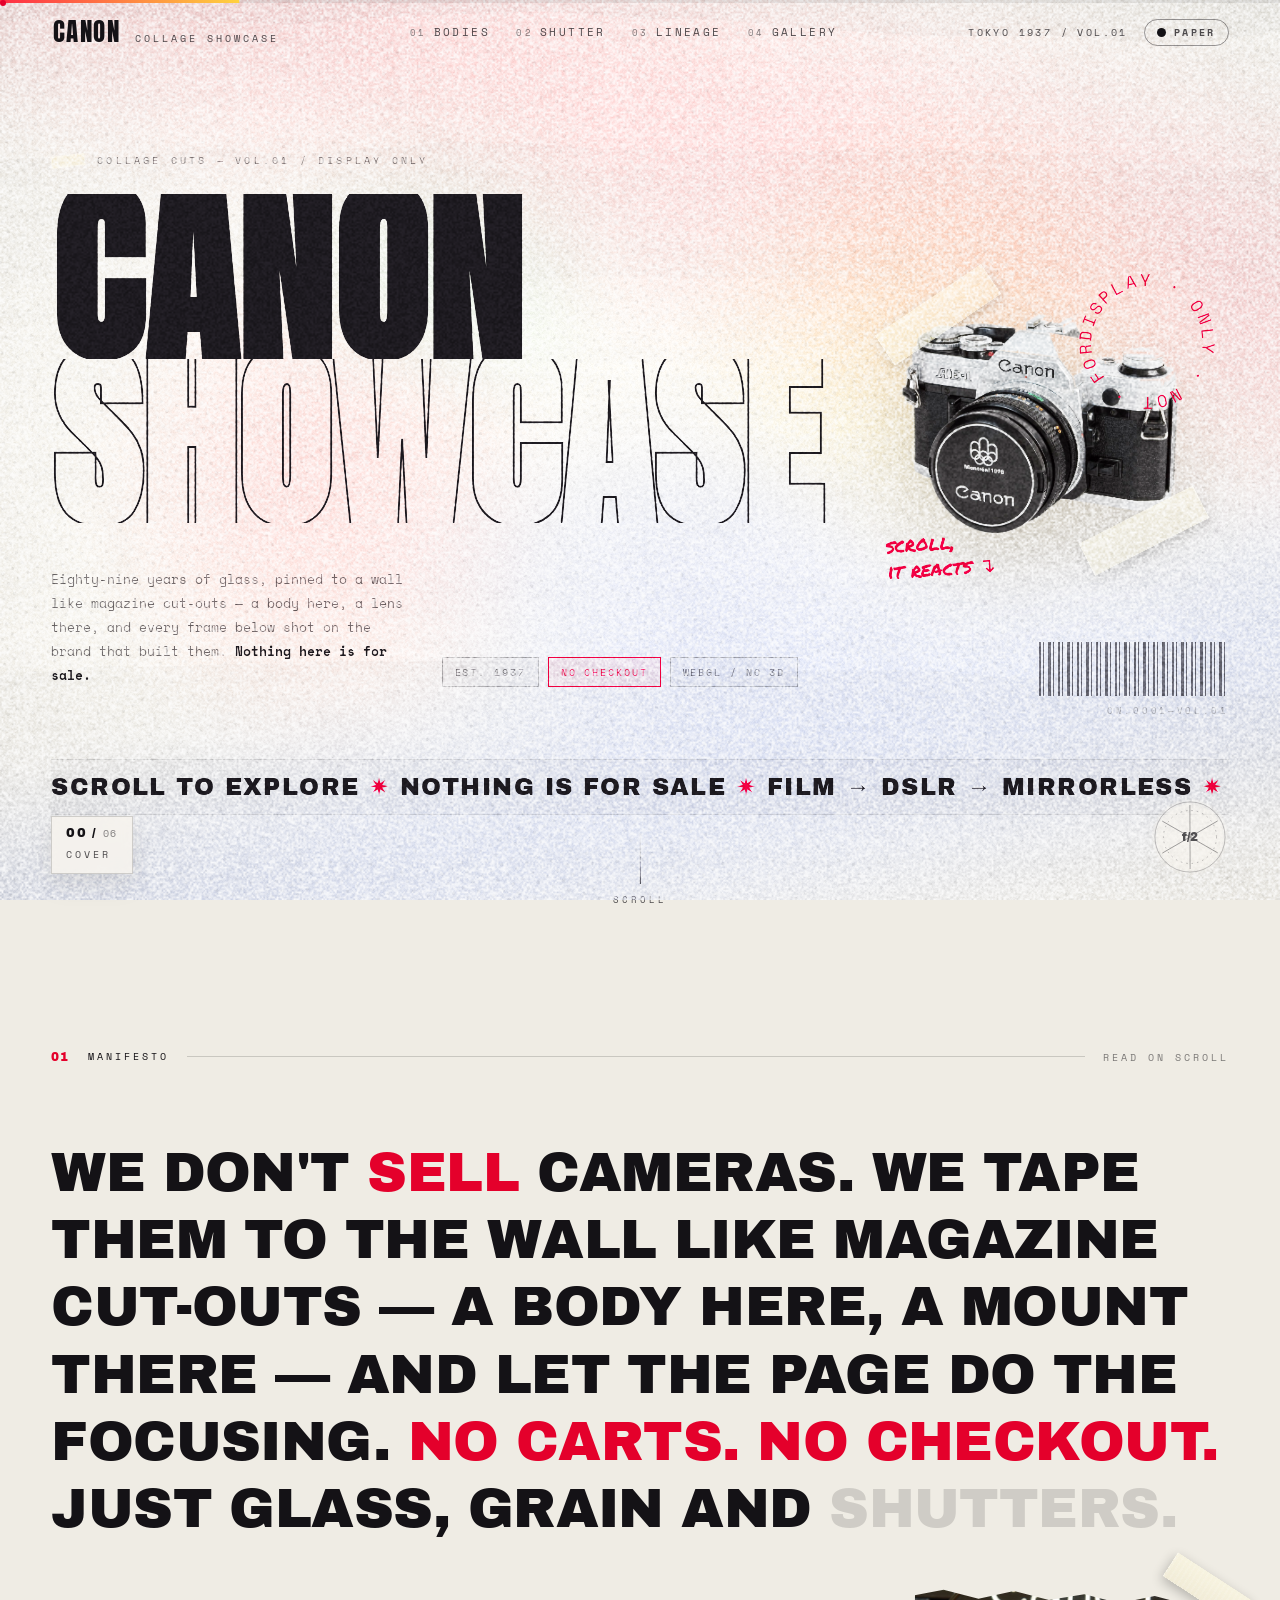
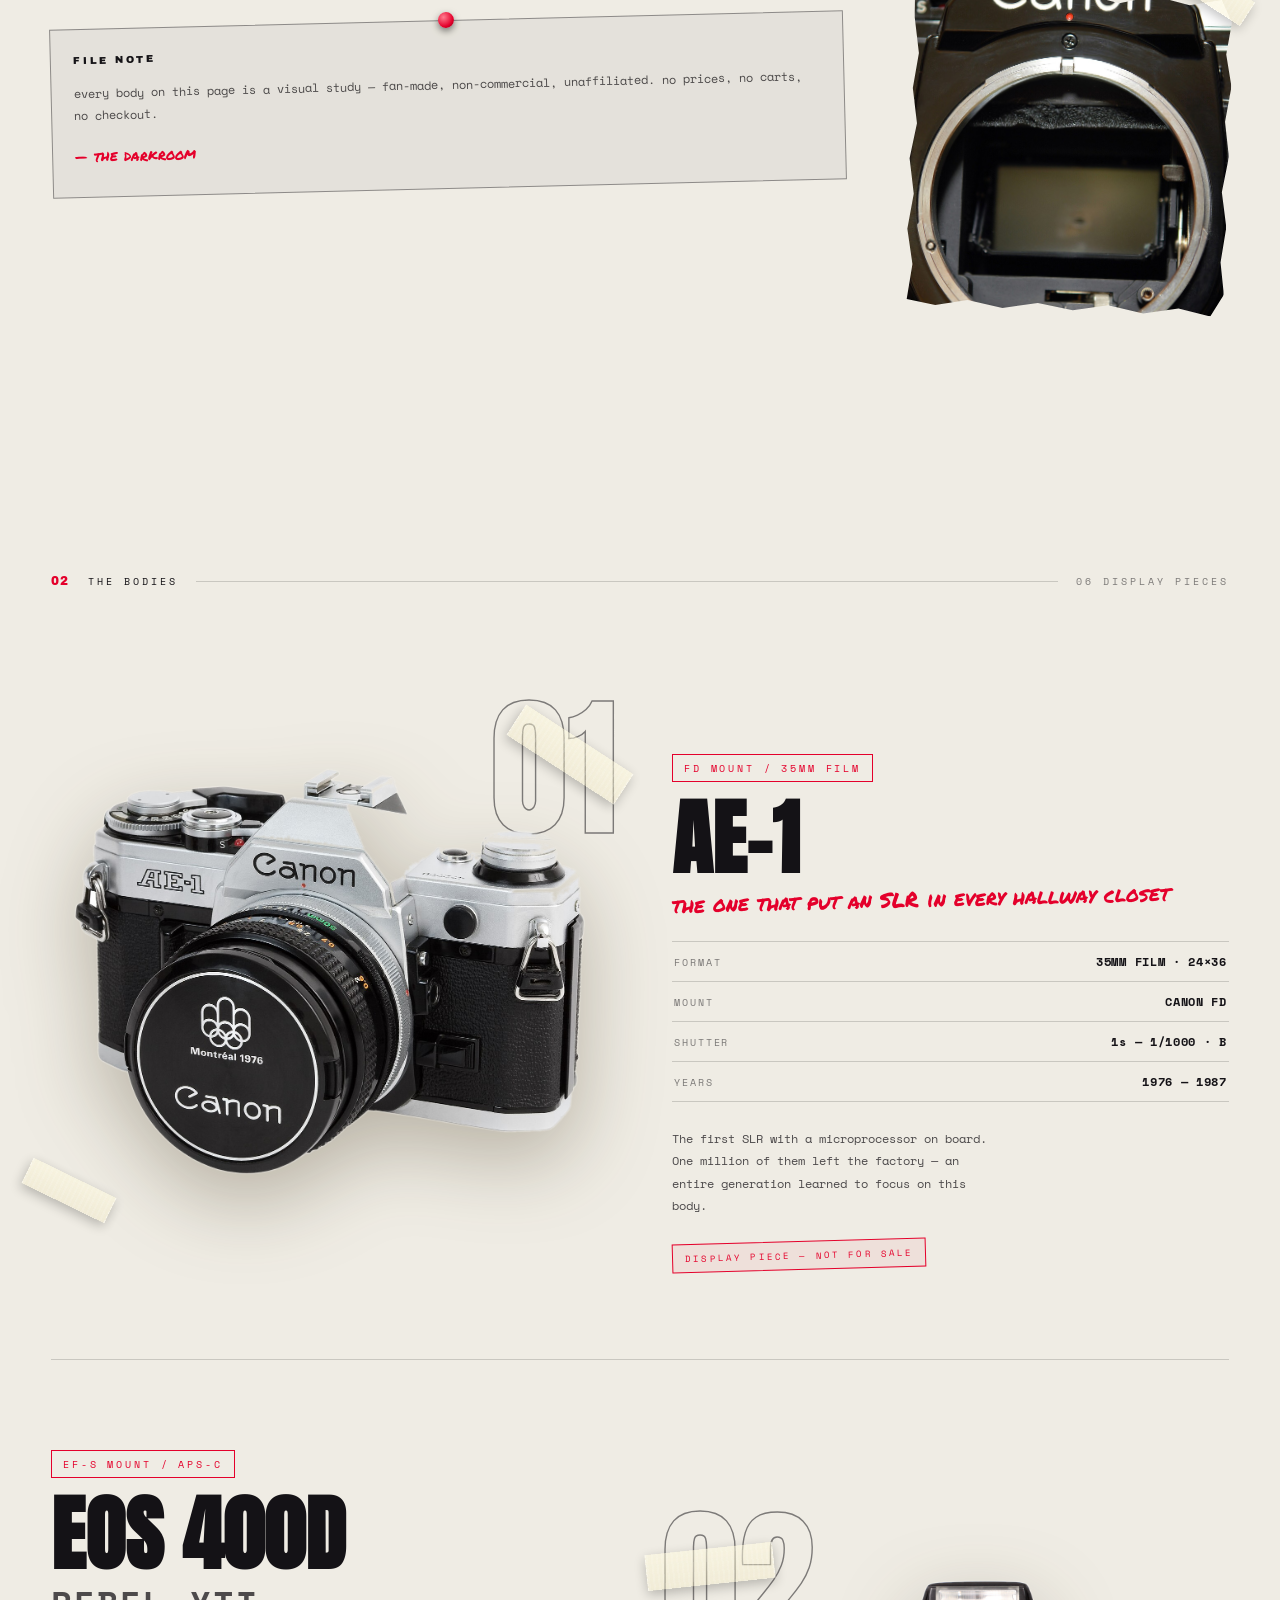
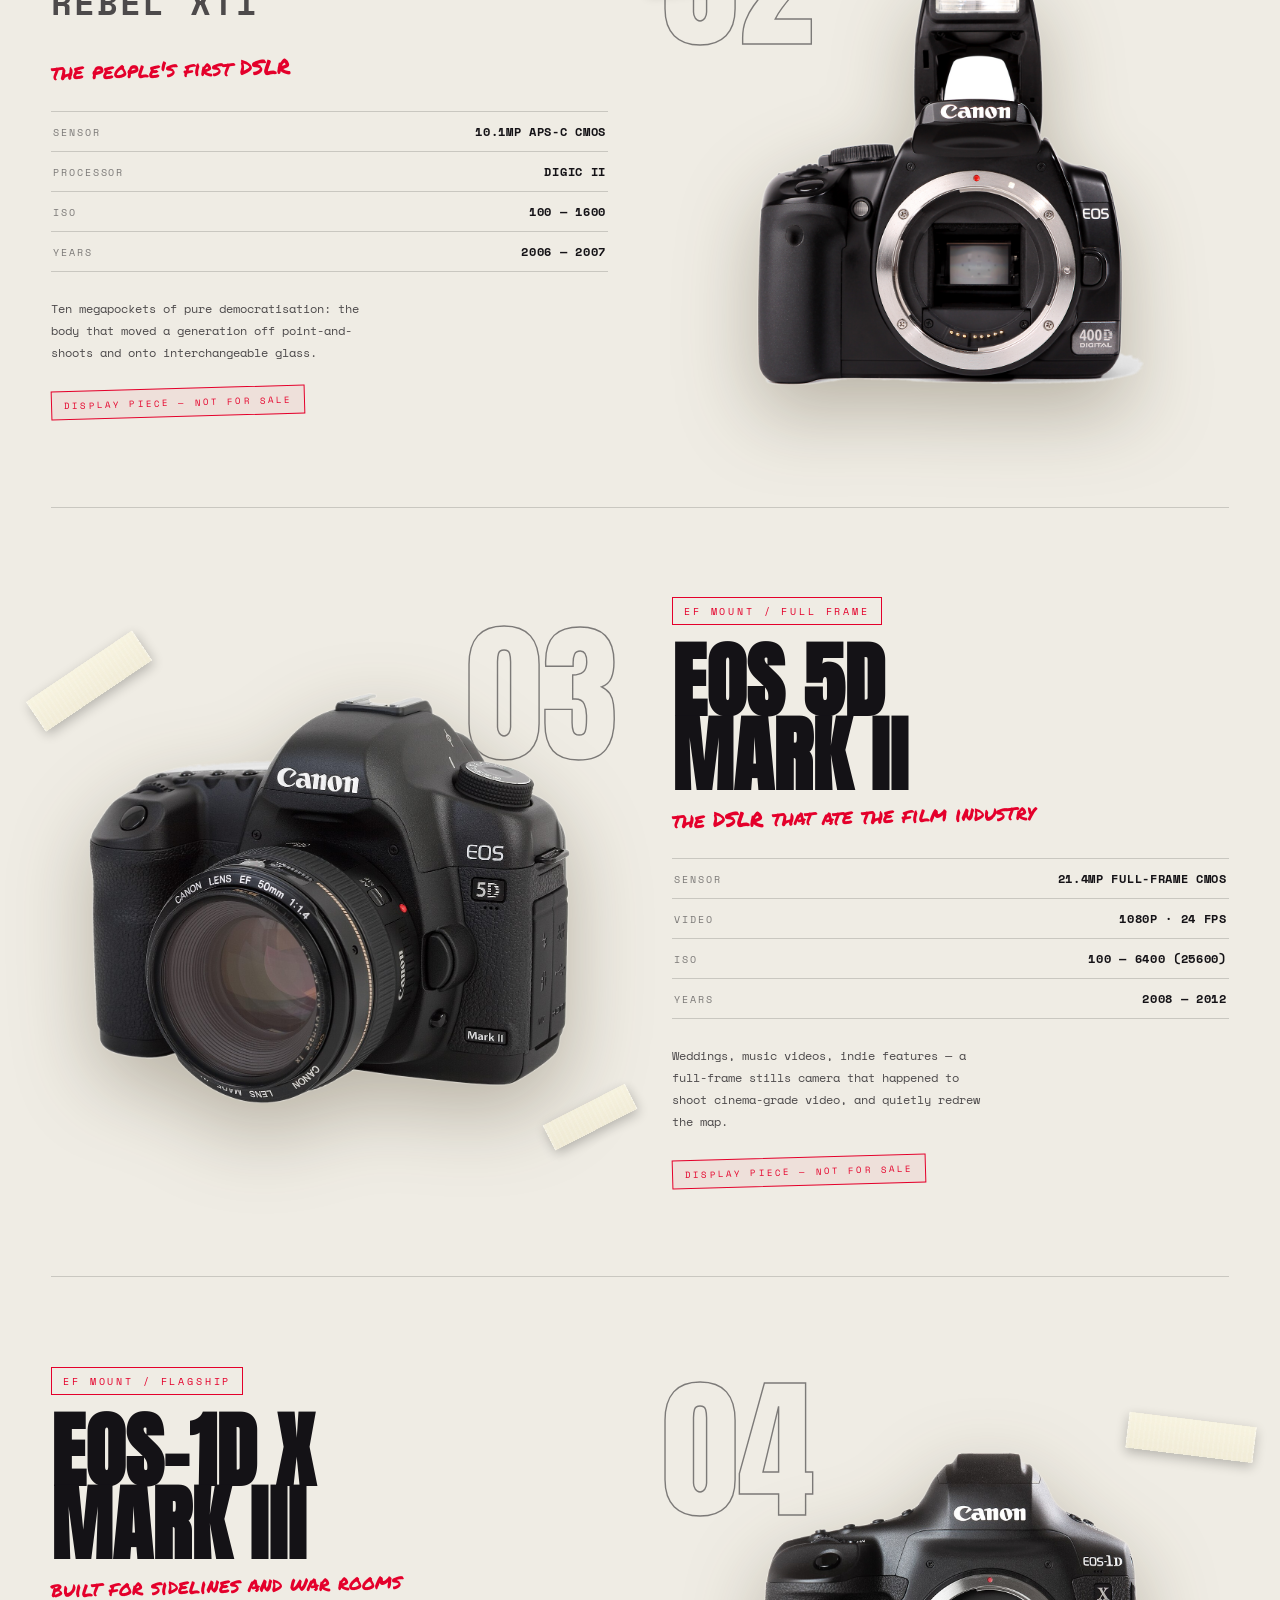
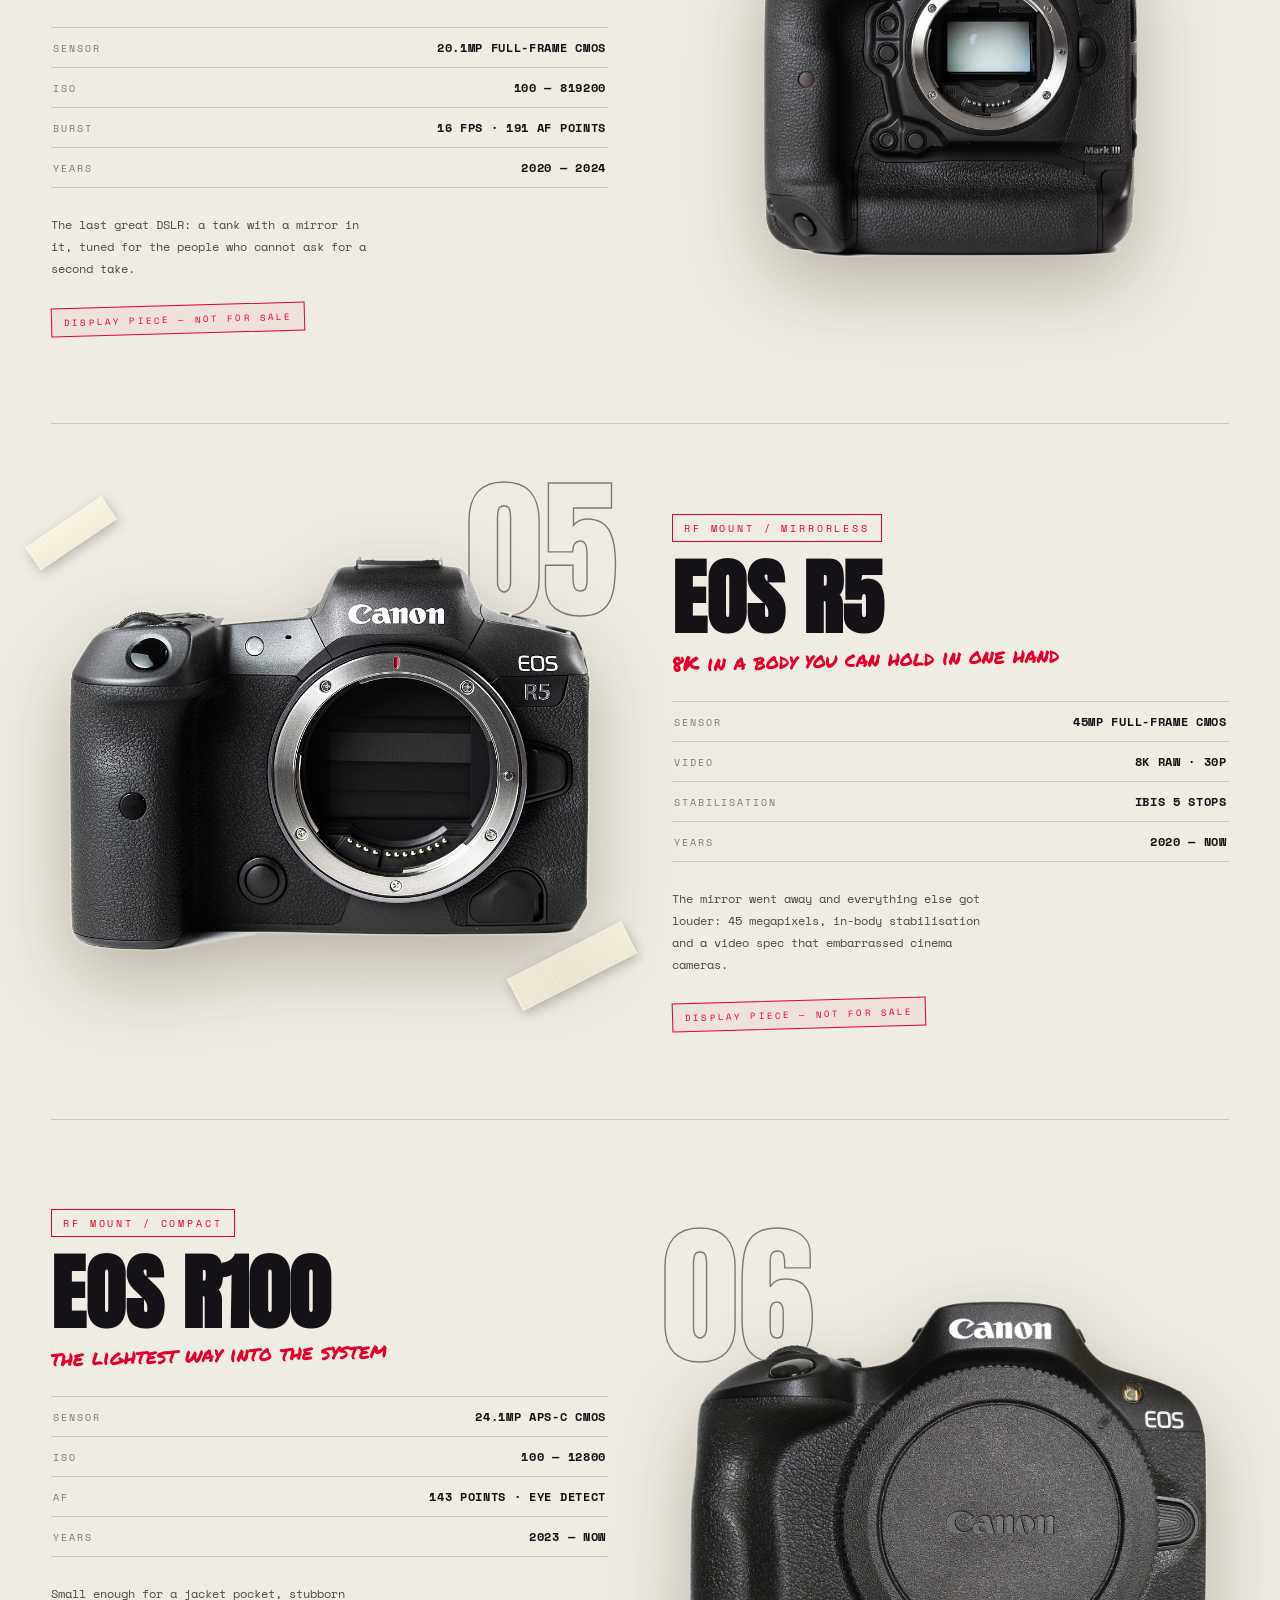
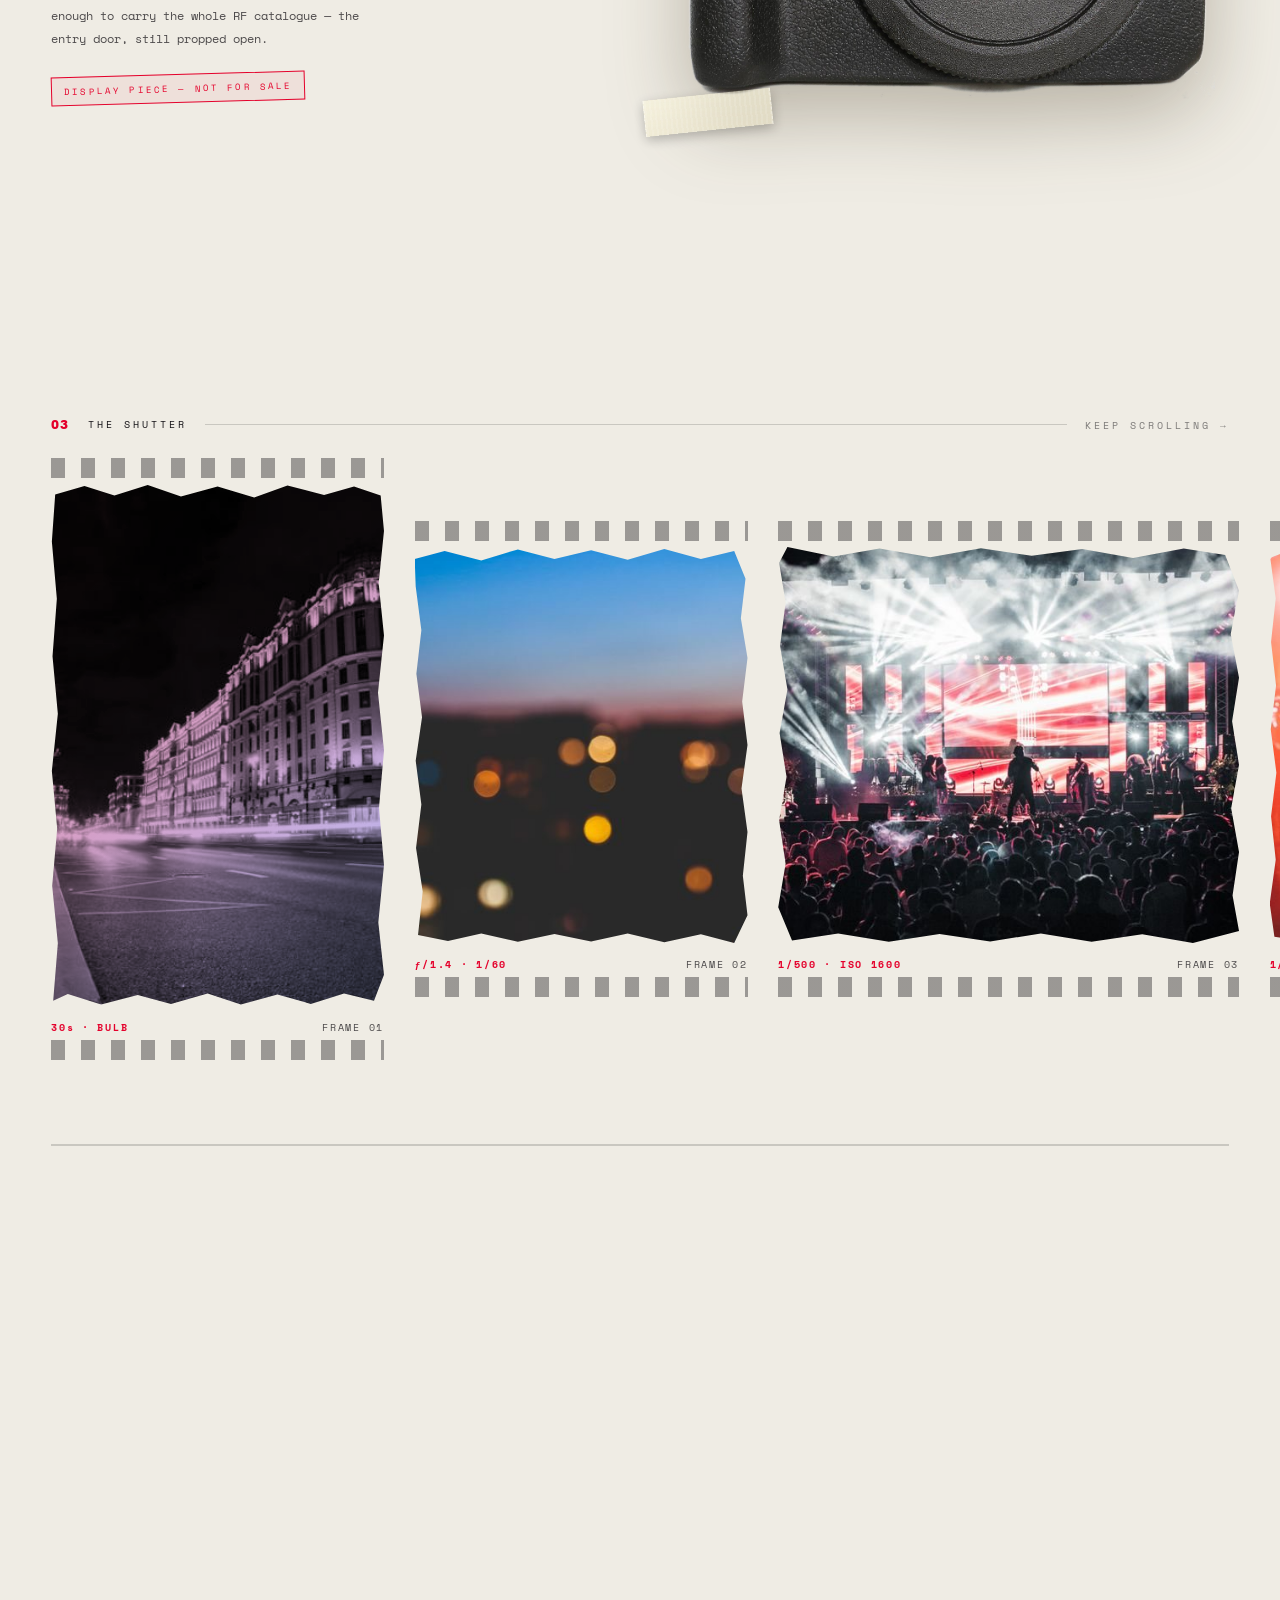
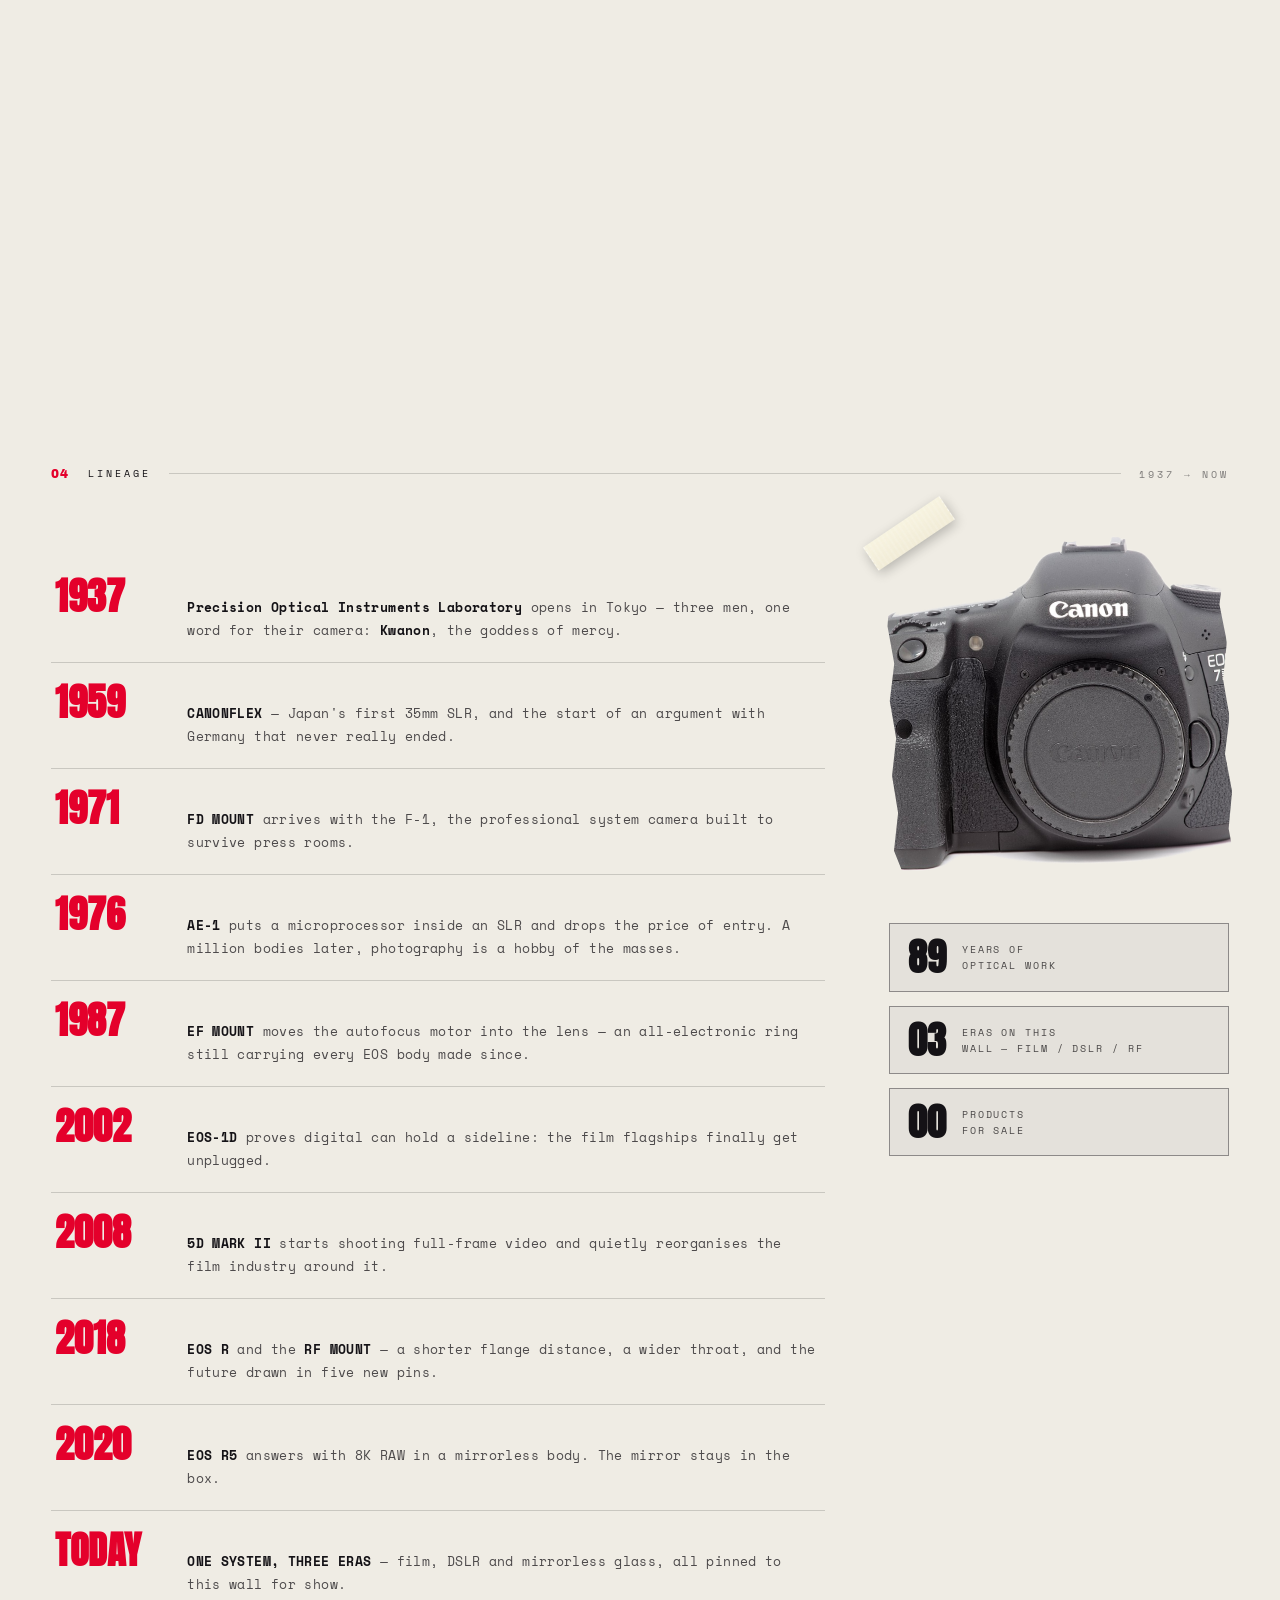
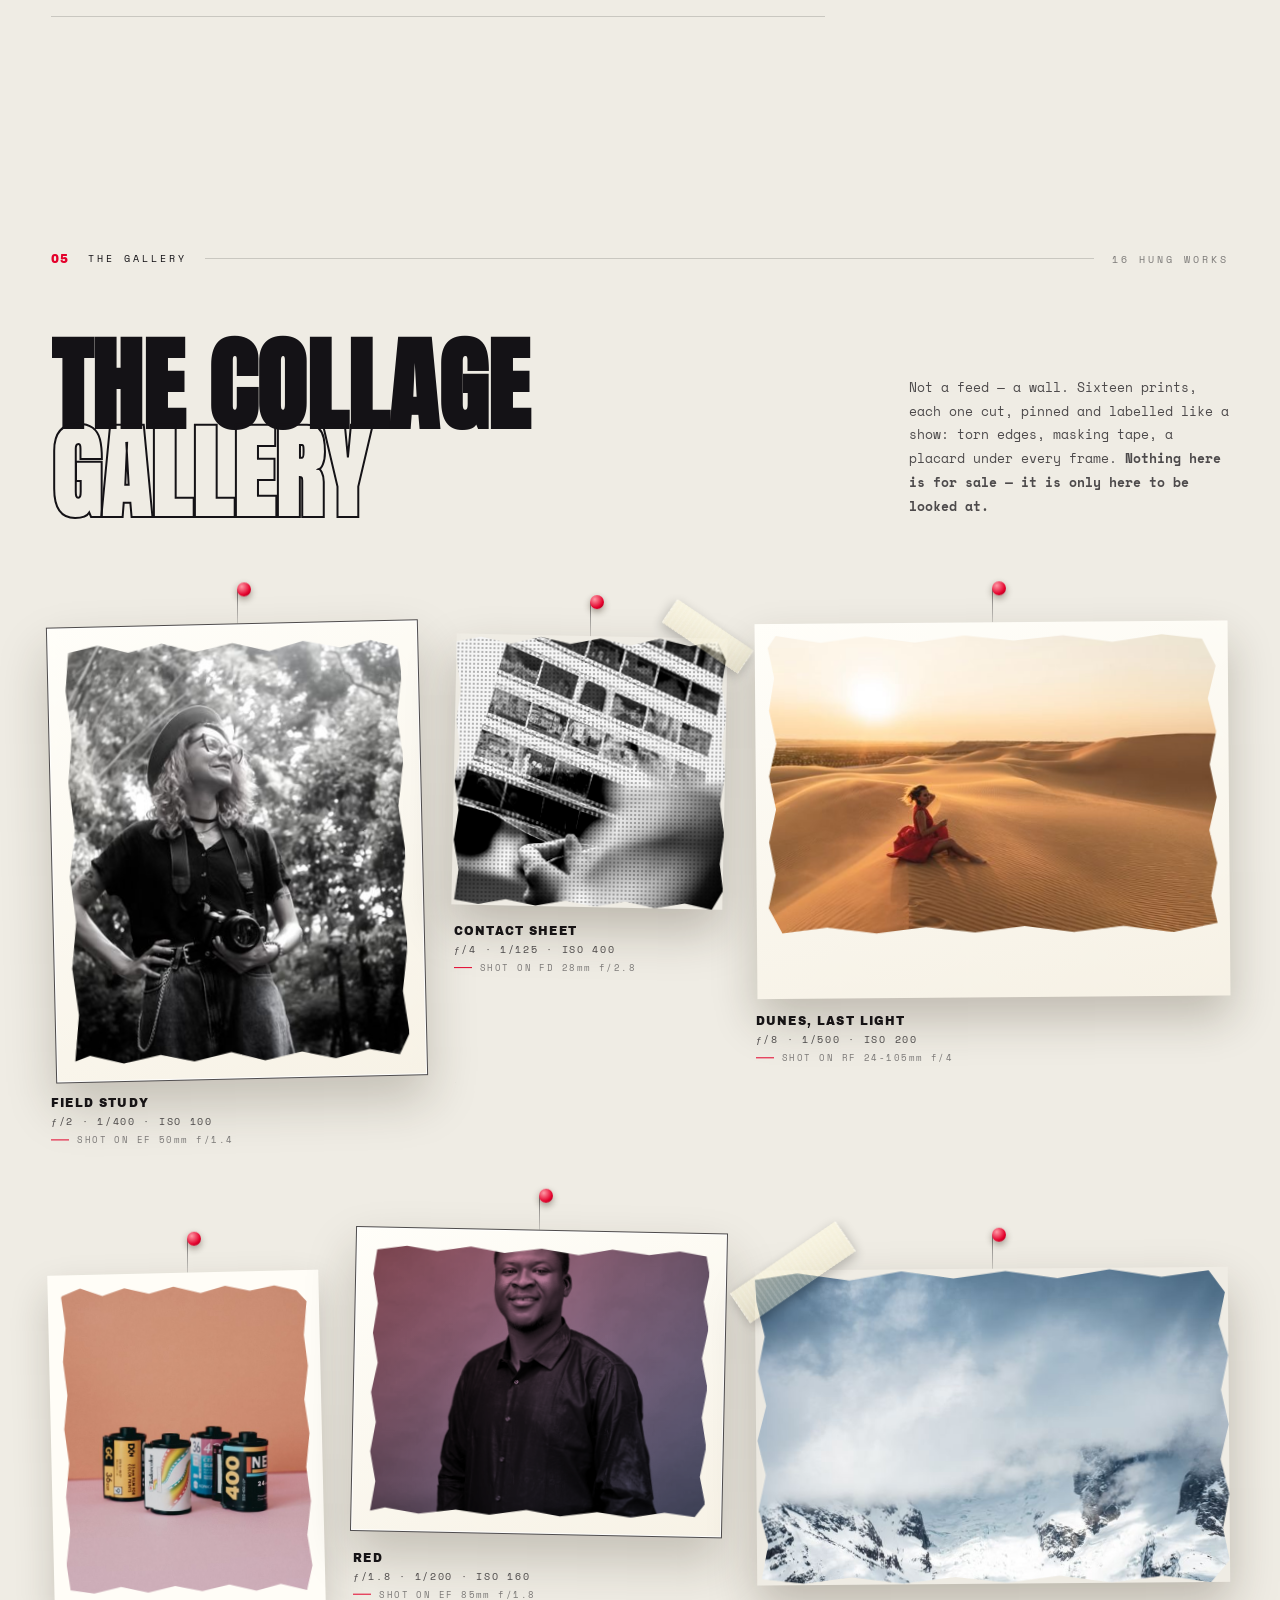
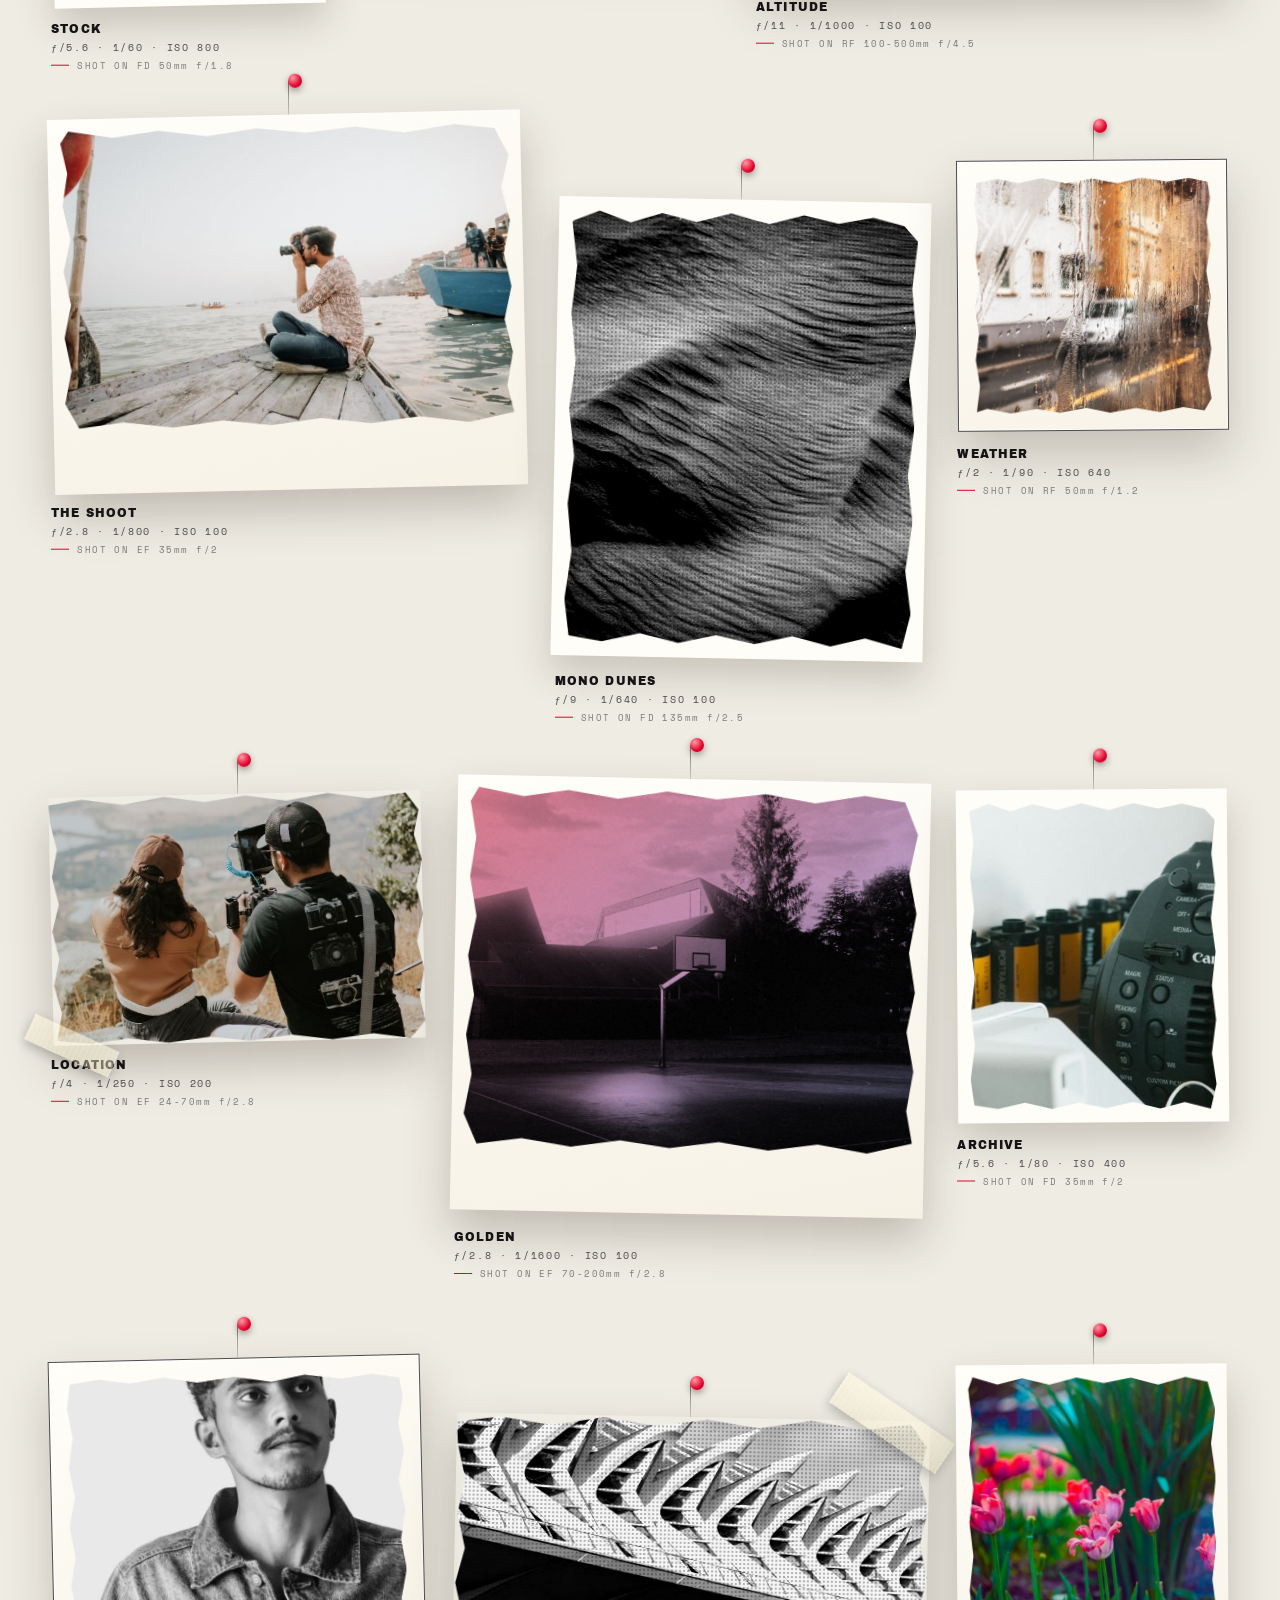
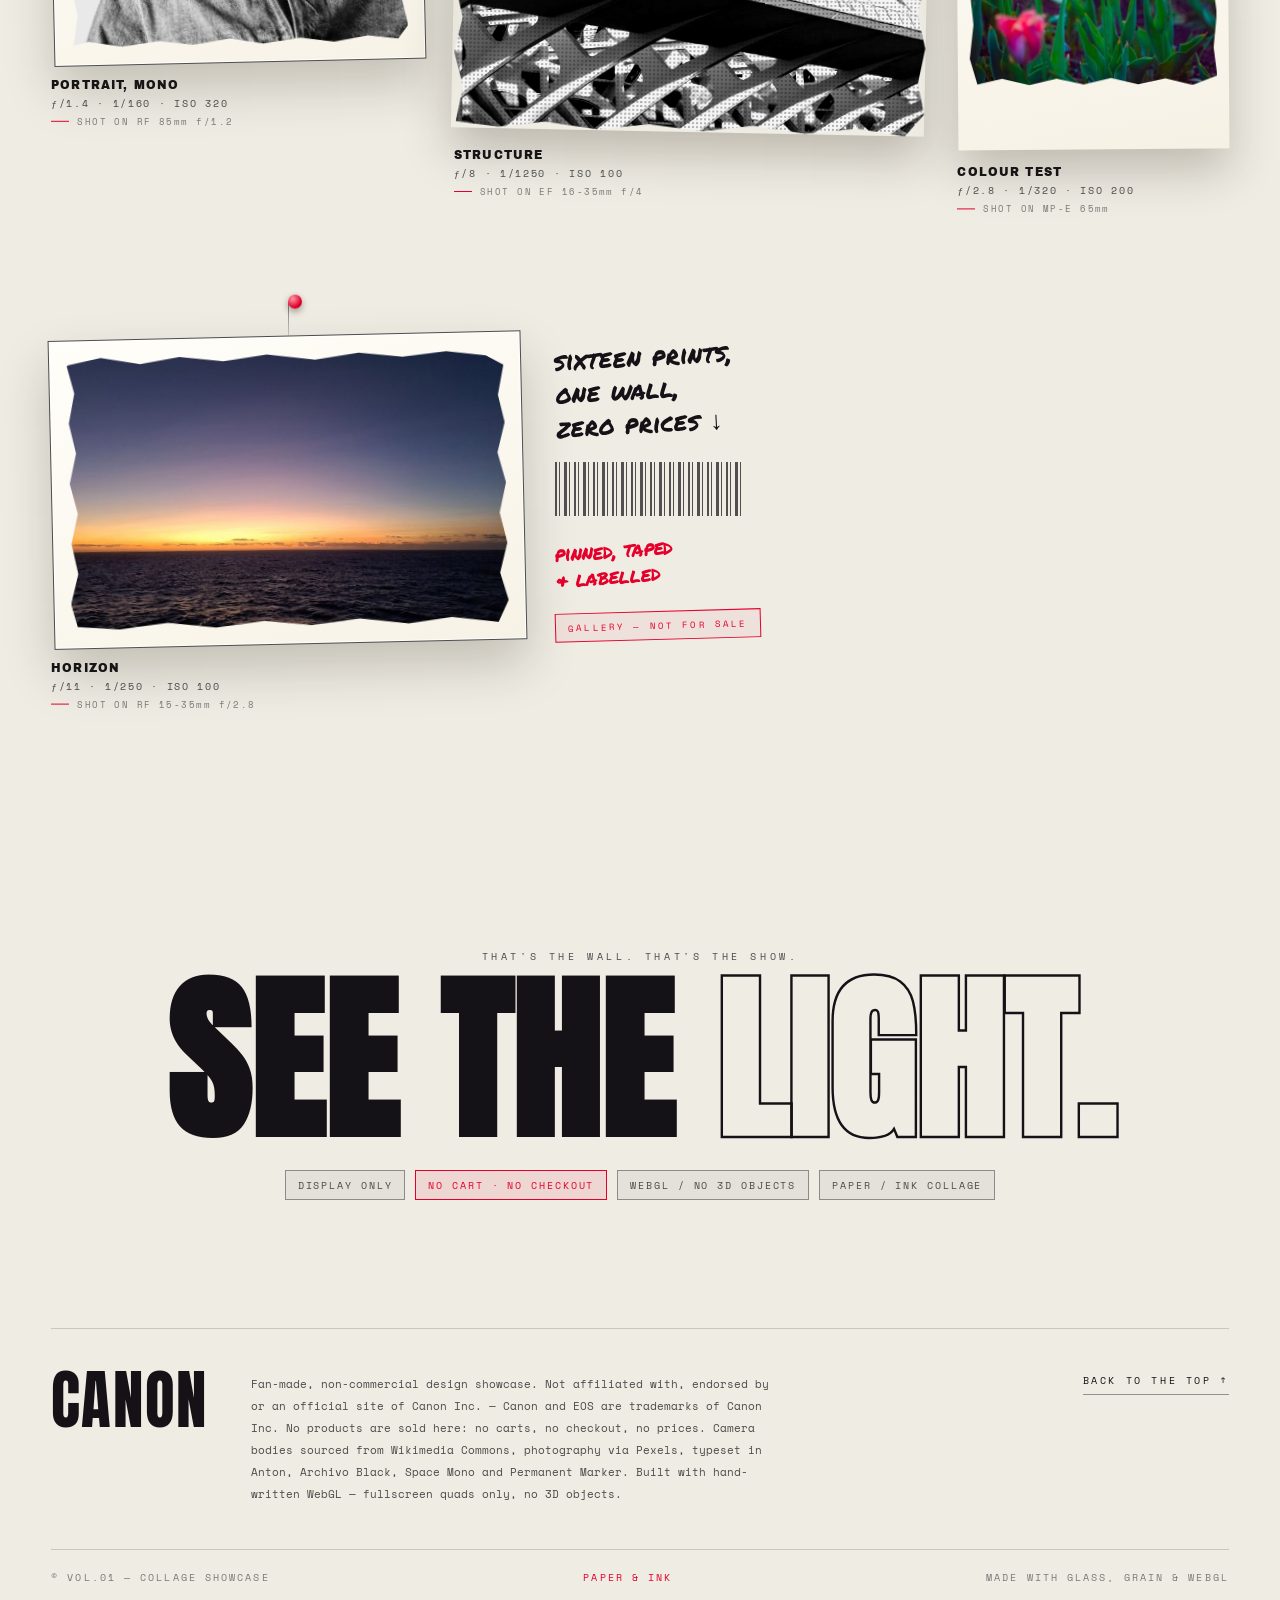
<file: index.html>
<!DOCTYPE html>
<html lang="en">
<head>
<meta charset="UTF-8">
<meta name="viewport" content="width=device-width, initial-scale=1.0">
<title>CANON — COLLAGE SHOWCASE / A Scroll-Driven WebGL Experience</title>
<meta name="description" content="A scroll-driven WebGL collage showcase of Canon cameras and the pictures they make. Display only — nothing here is for sale.">
<link rel="stylesheet" href="css/fonts.css">
<link rel="stylesheet" href="css/style.css">
</head>
<body class="is-loading">

<!-- ===== INTRO LOADER ===== -->
<div id="loader" aria-hidden="true">
  <div class="loader-inner">
    <div class="loader-logo">CANON<em>.</em></div>
    <div class="loader-bar"><i></i></div>
    <div class="loader-meta">
      <span>COLLAGE&nbsp;SHOWCASE — WARMING&nbsp;THE&nbsp;SENSOR</span>
      <span class="loader-pct">00</span>
    </div>
  </div>
</div>

<!-- ===== WEBGL LAYERS ===== -->
<canvas id="gl-bg" aria-hidden="true"></canvas>
<canvas id="gl-fx" aria-hidden="true"></canvas>

<!-- ===== SCROLL PROGRESS ===== -->
<div class="progress" aria-hidden="true"><i id="progress-bar"></i></div>

<!-- ===== NAV ===== -->
<header class="nav">
  <a class="nav-brand" href="#top" data-cursor="hover">
    <span class="nav-word">CANON</span>
    <em>COLLAGE&nbsp;SHOWCASE</em>
  </a>
  <nav class="nav-links" aria-label="Sections">
    <a href="#bodies" data-cursor="hover"><i>01</i>BODIES</a>
    <a href="#shutter" data-cursor="hover"><i>02</i>SHUTTER</a>
    <a href="#lineage" data-cursor="hover"><i>03</i>LINEAGE</a>
    <a href="#board" data-cursor="hover"><i>04</i>GALLERY</a>
  </nav>
  <div class="nav-meta">
    <span class="nav-issue">TOKYO 1937 / VOL.01</span>
    <span class="nav-theme" id="theme-chip"><i></i><b>PAPER</b></span>
  </div>
</header>

<!-- ===== HUD ===== -->
<div class="hud" aria-hidden="true">
  <div class="hud-index"><span id="hud-num">00</span><span class="hud-sep">/</span><span class="hud-total">06</span></div>
  <div class="hud-label" id="hud-label">COVER</div>
</div>

<div class="hud-aperture" aria-hidden="true">
  <svg viewBox="0 0 100 100">
    <circle class="ring" cx="50" cy="50" r="45"/>
    <circle class="ring" cx="50" cy="50" r="34" stroke-dasharray="2 5"/>
    <g class="blades" id="ap-blades">
      <path d="M50 50 L50 9" transform="rotate(0 50 50)"/>
      <path d="M50 50 L50 9" transform="rotate(60 50 50)"/>
      <path d="M50 50 L50 9" transform="rotate(120 50 50)"/>
      <path d="M50 50 L50 9" transform="rotate(180 50 50)"/>
      <path d="M50 50 L50 9" transform="rotate(240 50 50)"/>
      <path d="M50 50 L50 9" transform="rotate(300 50 50)"/>
    </g>
  </svg>
  <div class="hud-fstop" id="fstop">f/1.4</div>
</div>

<main id="top">

  <!-- ===================== COVER ===================== -->
  <section class="sec sec-cover" id="cover" data-hud="00" data-hud-label="COVER">
    <div class="cover-grid">

      <div class="cover-type">
        <div class="eyebrow reveal"><span class="tape-dot"></span>COLLAGE CUTS — VOL.01 / DISPLAY ONLY</div>

        <h1 class="giant" aria-label="Canon Showcase">
          <span class="giant-line reveal"><span class="giant-fill">CANON</span></span>
          <span class="giant-line reveal"><span class="giant-outline">SHOWCASE</span></span>
        </h1>

        <div class="cover-foot reveal">
          <p class="cover-blurb">
            Eighty-nine years of glass, pinned to a wall like magazine cut-outs —
            a body here, a lens there, and every frame below shot on the brand that
            built them. <b>Nothing here is for sale.</b>
          </p>
          <div class="cover-tags">
            <span class="tag">EST. 1937</span>
            <span class="tag tag-hot">NO&nbsp;CHECKOUT</span>
            <span class="tag">WEBGL&nbsp;/&nbsp;NO&nbsp;3D</span>
          </div>
        </div>
      </div>

      <figure class="cover-shot" data-speed="-0.14">
        <img class="cam-img" src="assets/img/cameras/ae1.png" alt="Canon AE-1 film SLR with 50mm lens" loading="eager">
        <span class="tape tape-tl"></span>
        <span class="tape tape-br"></span>
        <div class="stamp-round">
          <svg viewBox="0 0 100 100">
            <defs><path id="stamp-hero" d="M50,50 m-37,0 a37,37 0 1,1 74,0 a37,37 0 1,1 -74,0"/></defs>
            <text><textPath href="#stamp-hero" startOffset="0">DISPLAY · ONLY · NOT · FOR · SALE · EST · 1937 · </textPath></text>
          </svg>
        </div>
        <figcaption class="scribble">scroll,<br>it reacts ↴</figcaption>
      </figure>

      <div class="cover-code" aria-hidden="true">
        <div class="barcode"></div>
        <span>CN.0001—VOL.01</span>
      </div>
    </div>

    <div class="marquee" aria-hidden="true">
      <div class="marquee-track">
        <span>SCROLL TO EXPLORE <i>✷</i> NOTHING IS FOR SALE <i>✷</i> FILM → DSLR → MIRRORLESS <i>✷</i> PAPER &amp; INK <i>✷</i>&nbsp;</span>
        <span>SCROLL TO EXPLORE <i>✷</i> NOTHING IS FOR SALE <i>✷</i> FILM → DSLR → MIRRORLESS <i>✷</i> PAPER &amp; INK <i>✷</i>&nbsp;</span>
        <span>SCROLL TO EXPLORE <i>✷</i> NOTHING IS FOR SALE <i>✷</i> FILM → DSLR → MIRRORLESS <i>✷</i> PAPER &amp; INK <i>✷</i>&nbsp;</span>
      </div>
    </div>

    <div class="scroll-cue" aria-hidden="true"><i></i><span>SCROLL</span></div>
  </section>

  <!-- ===================== MANIFESTO ===================== -->
  <section class="sec sec-manifesto" id="manifesto" data-hud="01" data-hud-label="MANIFESTO">
    <div class="sec-head reveal">
      <span class="sec-num">01</span>
      <span class="sec-name">MANIFESTO</span>
      <span class="sec-rule"></span>
      <span class="sec-note">READ ON SCROLL</span>
    </div>

    <div class="manifesto-wrap">
      <p class="manifesto" id="manifesto-text">
        WE DON'T SELL CAMERAS. WE TAPE THEM TO THE WALL LIKE MAGAZINE CUT-OUTS —
        A BODY HERE, A MOUNT THERE — AND LET THE PAGE DO THE FOCUSING.
        NO CARTS. NO CHECKOUT. JUST GLASS, GRAIN AND SHUTTERS.
      </p>
    </div>

    <div class="manifesto-grid">
      <div class="manifesto-side reveal">
        <div class="note-card">
          <span class="note-pin" aria-hidden="true"></span>
          <span class="note-ttl">FILE&nbsp;NOTE</span>
          every body on this page is a visual study —
          fan-made, non-commercial, unaffiliated.
          no prices, no carts, no checkout.
          <span class="note-sign">— the darkroom</span>
        </div>
      </div>
      <div class="mini-cut reveal" data-speed="0.07">
        <div class="cut cut-2">
          <img src="assets/img/cameras/mount.jpg" alt="Close-up of a Canon FD lens mount" loading="lazy">
        </div>
        <span class="tape tape-tr tape-sm"></span>
      </div>
    </div>
  </section>

  <!-- ===================== THE BODIES ===================== -->
  <section class="sec sec-bodies" id="bodies" data-hud="02" data-hud-label="THE BODIES">
    <div class="sec-head reveal">
      <span class="sec-num">02</span>
      <span class="sec-name">THE BODIES</span>
      <span class="sec-rule"></span>
      <span class="sec-note">06 DISPLAY PIECES</span>
    </div>

    <!-- 01 AE-1 -->
    <article class="piece piece-l reveal-group">
      <div class="piece-media" data-speed="0.08">
        <div class="piece-shot">
          <span class="piece-idx" aria-hidden="true">01</span>
          <img class="cam-img" src="assets/img/cameras/ae1.png" alt="Canon AE-1 with 50mm lens" loading="lazy">
        </div>
        <span class="tape tape-tr"></span>
        <span class="tape tape-bl tape-sm"></span>
      </div>
      <div class="piece-info">
        <span class="piece-kicker">FD MOUNT / 35MM FILM</span>
        <h3 class="piece-name">AE-1</h3>
        <span class="piece-sub">the one that put an SLR in every hallway closet</span>
        <ul class="spec">
          <li><span>FORMAT</span><b>35MM FILM · 24×36</b></li>
          <li><span>MOUNT</span><b>CANON FD</b></li>
          <li><span>SHUTTER</span><b>1s — 1/1000 · B</b></li>
          <li><span>YEARS</span><b>1976 — 1987</b></li>
        </ul>
        <p class="piece-note">The first SLR with a microprocessor on board. One million of them left the factory — an entire generation learned to focus on this body.</p>
        <span class="stamp-flat">DISPLAY PIECE — NOT FOR SALE</span>
      </div>
    </article>

    <!-- 02 EOS 400D -->
    <article class="piece piece-r reveal-group">
      <div class="piece-media" data-speed="-0.07">
        <div class="piece-shot">
          <span class="piece-idx" aria-hidden="true">02</span>
          <img class="cam-img" src="assets/img/cameras/rebel.png" alt="Canon EOS 400D with pop-up flash" loading="lazy">
        </div>
        <span class="tape tape-tl tape-rot-l"></span>
      </div>
      <div class="piece-info">
        <span class="piece-kicker">EF-S MOUNT / APS-C</span>
        <h3 class="piece-name">EOS 400D<br><em>REBEL XTi</em></h3>
        <span class="piece-sub">the people's first DSLR</span>
        <ul class="spec">
          <li><span>SENSOR</span><b>10.1MP APS-C CMOS</b></li>
          <li><span>PROCESSOR</span><b>DIGIC II</b></li>
          <li><span>ISO</span><b>100 — 1600</b></li>
          <li><span>YEARS</span><b>2006 — 2007</b></li>
        </ul>
        <p class="piece-note">Ten megapockets of pure democratisation: the body that moved a generation off point-and-shoots and onto interchangeable glass.</p>
        <span class="stamp-flat">DISPLAY PIECE — NOT FOR SALE</span>
      </div>
    </article>

    <!-- 03 5D Mark II -->
    <article class="piece piece-l reveal-group">
      <div class="piece-media" data-speed="0.09">
        <div class="piece-shot">
          <span class="piece-idx" aria-hidden="true">03</span>
          <img class="cam-img" src="assets/img/cameras/5dm2.png" alt="Canon EOS 5D Mark II with EF 50mm f/1.4" loading="lazy">
        </div>
        <span class="tape tape-tl"></span>
        <span class="tape tape-br tape-sm"></span>
      </div>
      <div class="piece-info">
        <span class="piece-kicker">EF MOUNT / FULL FRAME</span>
        <h3 class="piece-name">EOS 5D<br>MARK II</h3>
        <span class="piece-sub">the DSLR that ate the film industry</span>
        <ul class="spec">
          <li><span>SENSOR</span><b>21.4MP FULL-FRAME CMOS</b></li>
          <li><span>VIDEO</span><b>1080P · 24 FPS</b></li>
          <li><span>ISO</span><b>100 — 6400 (25600)</b></li>
          <li><span>YEARS</span><b>2008 — 2012</b></li>
        </ul>
        <p class="piece-note">Weddings, music videos, indie features — a full-frame stills camera that happened to shoot cinema-grade video, and quietly redrew the map.</p>
        <span class="stamp-flat">DISPLAY PIECE — NOT FOR SALE</span>
      </div>
    </article>

    <!-- 04 1D X Mark III -->
    <article class="piece piece-r reveal-group">
      <div class="piece-media" data-speed="-0.06">
        <div class="piece-shot">
          <span class="piece-idx" aria-hidden="true">04</span>
          <img class="cam-img" src="assets/img/cameras/1dx3.png" alt="Canon EOS-1D X Mark III flagship body" loading="lazy">
        </div>
        <span class="tape tape-tr tape-rot-r"></span>
      </div>
      <div class="piece-info">
        <span class="piece-kicker">EF MOUNT / FLAGSHIP</span>
        <h3 class="piece-name">EOS-1D X<br>MARK III</h3>
        <span class="piece-sub">built for sidelines and war rooms</span>
        <ul class="spec">
          <li><span>SENSOR</span><b>20.1MP FULL-FRAME CMOS</b></li>
          <li><span>ISO</span><b>100 — 819200</b></li>
          <li><span>BURST</span><b>16 FPS · 191 AF POINTS</b></li>
          <li><span>YEARS</span><b>2020 — 2024</b></li>
        </ul>
        <p class="piece-note">The last great DSLR: a tank with a mirror in it, tuned for the people who cannot ask for a second take.</p>
        <span class="stamp-flat">DISPLAY PIECE — NOT FOR SALE</span>
      </div>
    </article>

    <!-- 05 EOS R5 -->
    <article class="piece piece-l reveal-group">
      <div class="piece-media" data-speed="0.1">
        <div class="piece-shot">
          <span class="piece-idx" aria-hidden="true">05</span>
          <img class="cam-img" src="assets/img/cameras/r5.png" alt="Canon EOS R5 mirrorless body" loading="lazy">
        </div>
        <span class="tape tape-tl tape-sm"></span>
        <span class="tape tape-br"></span>
      </div>
      <div class="piece-info">
        <span class="piece-kicker">RF MOUNT / MIRRORLESS</span>
        <h3 class="piece-name">EOS R5</h3>
        <span class="piece-sub">8K in a body you can hold in one hand</span>
        <ul class="spec">
          <li><span>SENSOR</span><b>45MP FULL-FRAME CMOS</b></li>
          <li><span>VIDEO</span><b>8K RAW · 30P</b></li>
          <li><span>STABILISATION</span><b>IBIS 5 STOPS</b></li>
          <li><span>YEARS</span><b>2020 — NOW</b></li>
        </ul>
        <p class="piece-note">The mirror went away and everything else got louder: 45 megapixels, in-body stabilisation and a video spec that embarrassed cinema cameras.</p>
        <span class="stamp-flat">DISPLAY PIECE — NOT FOR SALE</span>
      </div>
    </article>

    <!-- 06 EOS R100 -->
    <article class="piece piece-r reveal-group">
      <div class="piece-media" data-speed="-0.08">
        <div class="piece-shot">
          <span class="piece-idx" aria-hidden="true">06</span>
          <img class="cam-img" src="assets/img/cameras/r100.png" alt="Canon EOS R100 compact mirrorless body" loading="lazy">
        </div>
        <span class="tape tape-bl tape-rot-l"></span>
      </div>
      <div class="piece-info">
        <span class="piece-kicker">RF MOUNT / COMPACT</span>
        <h3 class="piece-name">EOS R100</h3>
        <span class="piece-sub">the lightest way into the system</span>
        <ul class="spec">
          <li><span>SENSOR</span><b>24.1MP APS-C CMOS</b></li>
          <li><span>ISO</span><b>100 — 12800</b></li>
          <li><span>AF</span><b>143 POINTS · EYE DETECT</b></li>
          <li><span>YEARS</span><b>2023 — NOW</b></li>
        </ul>
        <p class="piece-note">Small enough for a jacket pocket, stubborn enough to carry the whole RF catalogue — the entry door, still propped open.</p>
        <span class="stamp-flat">DISPLAY PIECE — NOT FOR SALE</span>
      </div>
    </article>
  </section>

  <!-- ===================== SHUTTER (horizontal film strip) ===================== -->
  <section class="sec sec-shutter" id="shutter" data-hud="03" data-hud-label="THE SHUTTER" style="height:360vh">
    <div class="shutter-sticky">
      <div class="shutter-head">
        <span class="sec-num">03</span>
        <span class="sec-name">THE SHUTTER</span>
        <span class="sec-rule" style="flex:1;height:1px;background:var(--line)"></span>
        <span class="sec-note">KEEP SCROLLING →</span>
      </div>

      <div class="strip" id="strip-track">
        <figure class="strip-item tall">
          <span class="sprock t"></span><span class="sprock b"></span>
          <div class="cut cut-1 duo"><img src="assets/img/photos/light-trails.jpg" alt="Long exposure city light trails" loading="lazy"></div>
          <figcaption class="cap"><b>30s · BULB</b><span>FRAME 01</span></figcaption>
        </figure>

        <figure class="strip-item">
          <span class="sprock t"></span><span class="sprock b"></span>
          <div class="cut cut-2"><img src="assets/img/photos/bokeh-city.jpg" alt="Out of focus city bokeh at dusk" loading="lazy"></div>
          <figcaption class="cap"><b>ƒ/1.4 · 1/60</b><span>FRAME 02</span></figcaption>
        </figure>

        <figure class="strip-item wide">
          <span class="sprock t"></span><span class="sprock b"></span>
          <div class="cut cut-3"><img src="assets/img/photos/stage-lights.jpg" alt="Concert stage lighting" loading="lazy"></div>
          <figcaption class="cap"><b>1/500 · ISO 1600</b><span>FRAME 03</span></figcaption>
        </figure>

        <figure class="strip-item">
          <span class="sprock t"></span><span class="sprock b"></span>
          <div class="cut cut-4"><img src="assets/img/photos/red-crowd.jpg" alt="Crowd lit in red at a show" loading="lazy"></div>
          <figcaption class="cap"><b>1/250 · ISO 3200</b><span>FRAME 04</span></figcaption>
        </figure>

        <figure class="strip-item tall">
          <span class="sprock t"></span><span class="sprock b"></span>
          <div class="cut cut-1"><img src="assets/img/photos/tunnel.jpg" alt="Figures silhouetted in an underpass" loading="lazy"></div>
          <figcaption class="cap"><b>1/125 · 35MM</b><span>FRAME 05</span></figcaption>
        </figure>

        <figure class="strip-item">
          <span class="sprock t"></span><span class="sprock b"></span>
          <div class="cut cut-2 duo"><img src="assets/img/photos/rain-night.jpg" alt="Rainy street at night" loading="lazy"></div>
          <figcaption class="cap"><b>1/30 · HANDHELD</b><span>FRAME 06</span></figcaption>
        </figure>

        <figure class="strip-item wide">
          <span class="sprock t"></span><span class="sprock b"></span>
          <div class="cut cut-3"><img src="assets/img/photos/neon-court.jpg" alt="Neon lit basketball court" loading="lazy"></div>
          <figcaption class="cap"><b>1/160 · ƒ/2.8</b><span>FRAME 07</span></figcaption>
        </figure>

        <figure class="strip-item tall">
          <span class="sprock t"></span><span class="sprock b"></span>
          <div class="cut cut-4 halftone"><img src="assets/img/photos/bw-photographer.jpg" alt="Photographer aiming a camera" loading="lazy"></div>
          <figcaption class="cap"><b>1/500 · MONO</b><span>FRAME 08</span></figcaption>
        </figure>

        <div class="strip-end" aria-hidden="true">
          <span class="strip-end-txt">KEEP<br>GOING</span>
        </div>
      </div>

      <div class="shutter-meter" aria-hidden="true"><i id="strip-meter"></i></div>
    </div>
  </section>

  <!-- ===================== LINEAGE ===================== -->
  <section class="sec sec-lineage" id="lineage" data-hud="04" data-hud-label="LINEAGE">
    <div class="sec-head reveal">
      <span class="sec-num">04</span>
      <span class="sec-name">LINEAGE</span>
      <span class="sec-rule"></span>
      <span class="sec-note">1937 → NOW</span>
    </div>

    <div class="lineage-grid">
      <div class="lineage-list">
        <div class="arc reveal"><b>1937</b><span><strong>Precision Optical Instruments Laboratory</strong> opens in Tokyo — three men, one word for their camera: <strong>Kwanon</strong>, the goddess of mercy.</span></div>
        <div class="arc reveal"><b>1959</b><span><strong>CANONFLEX</strong> — Japan's first 35mm SLR, and the start of an argument with Germany that never really ended.</span></div>
        <div class="arc reveal"><b>1971</b><span><strong>FD MOUNT</strong> arrives with the F-1, the professional system camera built to survive press rooms.</span></div>
        <div class="arc reveal"><b>1976</b><span><strong>AE-1</strong> puts a microprocessor inside an SLR and drops the price of entry. A million bodies later, photography is a hobby of the masses.</span></div>
        <div class="arc reveal"><b>1987</b><span><strong>EF MOUNT</strong> moves the autofocus motor into the lens — an all-electronic ring still carrying every EOS body made since.</span></div>
        <div class="arc reveal"><b>2002</b><span><strong>EOS-1D</strong> proves digital can hold a sideline: the film flagships finally get unplugged.</span></div>
        <div class="arc reveal"><b>2008</b><span><strong>5D MARK II</strong> starts shooting full-frame video and quietly reorganises the film industry around it.</span></div>
        <div class="arc reveal"><b>2018</b><span><strong>EOS R</strong> and the <strong>RF MOUNT</strong> — a shorter flange distance, a wider throat, and the future drawn in five new pins.</span></div>
        <div class="arc reveal"><b>2020</b><span><strong>EOS R5</strong> answers with 8K RAW in a mirrorless body. The mirror stays in the box.</span></div>
        <div class="arc reveal"><b>TODAY</b><span><strong>ONE SYSTEM, THREE ERAS</strong> — film, DSLR and mirrorless glass, all pinned to this wall for show.</span></div>
      </div>

      <aside class="lineage-side">
        <div class="lineage-cut reveal" data-speed="0.05">
          <div class="cut cut-3">
            <img src="assets/img/cameras/7d.png" alt="Canon EOS 7D body" loading="lazy">
          </div>
          <span class="tape tape-tl tape-sm"></span>
        </div>
        <div class="stats reveal">
          <div class="stat"><b>89</b><span>YEARS OF<br>OPTICAL WORK</span></div>
          <div class="stat"><b>03</b><span>ERAS ON THIS<br>WALL — FILM / DSLR / RF</span></div>
          <div class="stat"><b>00</b><span>PRODUCTS<br>FOR SALE</span></div>
        </div>
      </aside>
    </div>
  </section>

  <!-- ===================== THE GALLERY ===================== -->
  <section class="sec sec-board" id="board" data-hud="05" data-hud-label="THE GALLERY">
    <div class="sec-head reveal">
      <span class="sec-num">05</span>
      <span class="sec-name">THE GALLERY</span>
      <span class="sec-rule"></span>
      <span class="sec-note">16 HUNG WORKS</span>
    </div>

    <div class="board-intro">
      <h2 class="board-title reveal">THE COLLAGE<br><em>GALLERY</em></h2>
      <p class="board-blurb reveal">
        Not a feed — a wall. Sixteen prints, each one cut, pinned and labelled like a
        show: torn edges, masking tape, a placard under every frame.
        <b>Nothing here is for sale — it is only here to be looked at.</b>
      </p>
    </div>

    <div class="gallery-wall">

      <figure class="g-piece gs4 reveal" data-speed="0.05">
        <div class="g-art g-frame">
          <div class="cut cut-1 ar-p"><img src="assets/img/photos/analog-girl.jpg" alt="Woman with a film camera in tall grass" loading="lazy"></div>
        </div>
        <figcaption class="g-label">
          <span class="t">Field Study</span>
          <span class="e">ƒ/2 · 1/400 · ISO 100</span>
          <span class="m">SHOT ON EF 50mm f/1.4</span>
        </figcaption>
      </figure>

      <figure class="g-piece gs3 reveal" data-speed="-0.07">
        <div class="g-art g-cut">
          <div class="cut cut-2 ar-s halftone"><img src="assets/img/photos/negatives.jpg" alt="Hands holding a strip of film negatives" loading="lazy"></div>
          <span class="tape tape-tr tape-sm"></span>
        </div>
        <figcaption class="g-label">
          <span class="t">Contact Sheet</span>
          <span class="e">ƒ/4 · 1/125 · ISO 400</span>
          <span class="m">SHOT ON FD 28mm f/2.8</span>
        </figcaption>
      </figure>

      <figure class="g-piece gs5 reveal" data-speed="0.04">
        <div class="g-art g-polaroid">
          <div class="cut cut-3 ar-l"><img src="assets/img/photos/dunes-sunset.jpg" alt="Sunset over desert dunes" loading="lazy"></div>
        </div>
        <figcaption class="g-label">
          <span class="t">Dunes, Last Light</span>
          <span class="e">ƒ/8 · 1/500 · ISO 200</span>
          <span class="m">SHOT ON RF 24-105mm f/4</span>
        </figcaption>
      </figure>

      <figure class="g-piece gs3 reveal" data-speed="-0.05">
        <div class="g-art g-mount">
          <div class="cut cut-4 ar-p"><img src="assets/img/photos/film-rolls.jpg" alt="Rolls of colour film on a pastel backdrop" loading="lazy"></div>
        </div>
        <figcaption class="g-label">
          <span class="t">Stock</span>
          <span class="e">ƒ/5.6 · 1/60 · ISO 800</span>
          <span class="m">SHOT ON FD 50mm f/1.8</span>
        </figcaption>
      </figure>

      <figure class="g-piece gs4 reveal" data-speed="0.06">
        <div class="g-art g-frame">
          <div class="cut cut-1 ar-t duo"><img src="assets/img/photos/red-shirt.jpg" alt="Studio portrait in a red shirt" loading="lazy"></div>
        </div>
        <figcaption class="g-label">
          <span class="t">Red</span>
          <span class="e">ƒ/1.8 · 1/200 · ISO 160</span>
          <span class="m">SHOT ON EF 85mm f/1.8</span>
        </figcaption>
      </figure>

      <figure class="g-piece gs5 reveal" data-speed="-0.04">
        <div class="g-art g-cut">
          <div class="cut cut-2 ar-l"><img src="assets/img/photos/snow-peak.jpg" alt="Snow covered mountain peak" loading="lazy"></div>
          <span class="tape tape-tl"></span>
        </div>
        <figcaption class="g-label">
          <span class="t">Altitude</span>
          <span class="e">ƒ/11 · 1/1000 · ISO 100</span>
          <span class="m">SHOT ON RF 100-500mm f/4.5</span>
        </figcaption>
      </figure>

      <figure class="g-piece gs5 reveal" data-speed="0.05">
        <div class="g-art g-polaroid">
          <div class="cut cut-3 ar-l"><img src="assets/img/photos/dock-photographer.jpg" alt="Photographer shooting from a wooden dock" loading="lazy"></div>
        </div>
        <figcaption class="g-label">
          <span class="t">The Shoot</span>
          <span class="e">ƒ/2.8 · 1/800 · ISO 100</span>
          <span class="m">SHOT ON EF 35mm f/2</span>
        </figcaption>
      </figure>

      <figure class="g-piece gs4 reveal" data-speed="-0.06">
        <div class="g-art g-mount">
          <div class="cut cut-4 ar-p halftone"><img src="assets/img/photos/dunes-bw.jpg" alt="Black and white desert ripples" loading="lazy"></div>
        </div>
        <figcaption class="g-label">
          <span class="t">Mono Dunes</span>
          <span class="e">ƒ/9 · 1/640 · ISO 100</span>
          <span class="m">SHOT ON FD 135mm f/2.5</span>
        </figcaption>
      </figure>

      <figure class="g-piece gs3 reveal" data-speed="0.07">
        <div class="g-art g-frame">
          <div class="cut cut-1 ar-s"><img src="assets/img/photos/rain-window.jpg" alt="Rain running down a window over a street" loading="lazy"></div>
        </div>
        <figcaption class="g-label">
          <span class="t">Weather</span>
          <span class="e">ƒ/2 · 1/90 · ISO 640</span>
          <span class="m">SHOT ON RF 50mm f/1.2</span>
        </figcaption>
      </figure>

      <figure class="g-piece gs4 reveal" data-speed="-0.05">
        <div class="g-art g-cut">
          <div class="cut cut-2 ar-l"><img src="assets/img/photos/hill-shoot.jpg" alt="Two photographers working on a hillside" loading="lazy"></div>
          <span class="tape tape-bl tape-sm"></span>
        </div>
        <figcaption class="g-label">
          <span class="t">Location</span>
          <span class="e">ƒ/4 · 1/250 · ISO 200</span>
          <span class="m">SHOT ON EF 24-70mm f/2.8</span>
        </figcaption>
      </figure>

      <figure class="g-piece gs5 reveal" data-speed="0.04">
        <div class="g-art g-polaroid">
          <div class="cut cut-3 ar-t duo"><img src="assets/img/photos/golden-hoop.jpg" alt="Basketball hoop at golden hour" loading="lazy"></div>
        </div>
        <figcaption class="g-label">
          <span class="t">Golden</span>
          <span class="e">ƒ/2.8 · 1/1600 · ISO 100</span>
          <span class="m">SHOT ON EF 70-200mm f/2.8</span>
        </figcaption>
      </figure>

      <figure class="g-piece gs3 reveal" data-speed="-0.04">
        <div class="g-art g-mount">
          <div class="cut cut-4 ar-p"><img src="assets/img/photos/canon-film.jpg" alt="Canon video camera beside rolls of film" loading="lazy"></div>
        </div>
        <figcaption class="g-label">
          <span class="t">Archive</span>
          <span class="e">ƒ/5.6 · 1/80 · ISO 400</span>
          <span class="m">SHOT ON FD 35mm f/2</span>
        </figcaption>
      </figure>

      <figure class="g-piece gs4 reveal" data-speed="0.06">
        <div class="g-art g-frame">
          <div class="cut cut-1 ar-t"><img src="assets/img/photos/bw-portrait-man.jpg" alt="Black and white studio portrait" loading="lazy"></div>
        </div>
        <figcaption class="g-label">
          <span class="t">Portrait, Mono</span>
          <span class="e">ƒ/1.4 · 1/160 · ISO 320</span>
          <span class="m">SHOT ON RF 85mm f/1.2</span>
        </figcaption>
      </figure>

      <figure class="g-piece gs5 reveal" data-speed="-0.06">
        <div class="g-art g-cut">
          <div class="cut cut-2 ar-l halftone"><img src="assets/img/photos/ribs.jpg" alt="White architectural ribs against blue sky" loading="lazy"></div>
          <span class="tape tape-tr"></span>
        </div>
        <figcaption class="g-label">
          <span class="t">Structure</span>
          <span class="e">ƒ/8 · 1/1250 · ISO 100</span>
          <span class="m">SHOT ON EF 16-35mm f/4</span>
        </figcaption>
      </figure>

      <figure class="g-piece gs3 reveal" data-speed="0.05">
        <div class="g-art g-polaroid">
          <div class="cut cut-3 ar-p"><img src="assets/img/photos/tulips.jpg" alt="Tulips in saturated colour" loading="lazy"></div>
        </div>
        <figcaption class="g-label">
          <span class="t">Colour Test</span>
          <span class="e">ƒ/2.8 · 1/320 · ISO 200</span>
          <span class="m">SHOT ON MP-E 65mm</span>
        </figcaption>
      </figure>

      <figure class="g-piece gs5 reveal" data-speed="-0.05">
        <div class="g-art g-frame">
          <div class="cut cut-4 ar-w"><img src="assets/img/photos/sunset-ocean.jpg" alt="Sunset gradient over the ocean" loading="lazy"></div>
        </div>
        <figcaption class="g-label">
          <span class="t">Horizon</span>
          <span class="e">ƒ/11 · 1/250 · ISO 100</span>
          <span class="m">SHOT ON RF 15-35mm f/2.8</span>
        </figcaption>
      </figure>

      <div class="g-note reveal" aria-hidden="true">
        <span class="marker">sixteen prints,<br>one wall,<br>zero prices ↓</span>
        <div class="barcode"></div>
        <span class="scribble">pinned, taped<br>&amp; labelled</span>
        <span class="stamp-flat">GALLERY — NOT FOR SALE</span>
      </div>
    </div>
  </section>

  <!-- ===================== OUTRO ===================== -->
  <section class="sec sec-outro" id="outro" data-hud="06" data-hud-label="SEE THE LIGHT">
    <div class="outro-type reveal">
      <span class="outro-small">THAT'S THE WALL. THAT'S THE SHOW.</span>
      <h2 class="outro-giant"><span>SEE THE</span> <span class="outline">LIGHT.</span></h2>
    </div>

    <div class="outro-tags reveal">
      <span class="tag">DISPLAY ONLY</span>
      <span class="tag tag-hot">NO&nbsp;CART · NO&nbsp;CHECKOUT</span>
      <span class="tag">WEBGL / NO 3D OBJECTS</span>
      <span class="tag">PAPER / INK COLLAGE</span>
    </div>

    <footer class="foot">
      <div class="foot-top">
        <div class="foot-mark">CANON</div>
        <p class="foot-disclaim">
          Fan-made, non-commercial design showcase. Not affiliated with, endorsed by or an official
          site of Canon Inc. — Canon and EOS are trademarks of Canon Inc. No products are sold here:
          no carts, no checkout, no prices. Camera bodies sourced from Wikimedia Commons, photography
          via Pexels, typeset in Anton, Archivo Black, Space Mono and Permanent Marker.
          Built with hand-written WebGL — fullscreen quads only, no 3D objects.
        </p>
        <a class="foot-top-link" href="#top" data-cursor="hover">BACK TO THE TOP ↑</a>
      </div>
      <div class="foot-bottom">
        <span>© VOL.01 — COLLAGE SHOWCASE</span>
        <span class="mid">PAPER &amp; INK</span>
        <span>MADE WITH GLASS, GRAIN &amp; WEBGL</span>
      </div>
    </footer>
  </section>

</main>

<!-- ===== CUSTOM CURSOR ===== -->
<div class="cursor" aria-hidden="true"><div class="cursor-dot"></div><div class="cursor-ring"></div></div>

<script src="js/gl.js"></script>
<script src="js/main.js"></script>
</body>
</html>
</file>
<file: css/fonts.css>
﻿@font-face{font-family:'Anton';font-style:normal;font-weight:400;font-display:swap;src:url('../assets/fonts/anton-400.woff2') format('woff2');}
@font-face{font-family:'Archivo Black';font-style:normal;font-weight:400;font-display:swap;src:url('../assets/fonts/archivo-black-400.woff2') format('woff2');}
@font-face{font-family:'Permanent Marker';font-style:normal;font-weight:400;font-display:swap;src:url('../assets/fonts/permanent-marker-400.woff2') format('woff2');}
@font-face{font-family:'Space Mono';font-style:normal;font-weight:400;font-display:swap;src:url('../assets/fonts/space-mono-400.woff2') format('woff2');}
@font-face{font-family:'Space Mono';font-style:normal;font-weight:700;font-display:swap;src:url('../assets/fonts/space-mono-700.woff2') format('woff2');}
</file>
<file: css/style.css>
/* ==========================================================================
   CANON — COLLAGE SHOWCASE
   scroll-driven WebGL / collage-art / dark → daylight
   ========================================================================== */

/* --------------------------------------------------------------- FONTS */
@import url('fonts.css');

/* --------------------------------------------------------------- TOKENS */
:root{
  --paper:#f4f1ea;
  --ink:#0b0b0c;
  --red:#e4002b;          /* canon red */
  --red-hot:#ff2d46;
  --blue:#2b49f5;         /* riso blue */
  --yellow:#ffd23f;       /* riso yellow */
  --mint:#8ef0c0;
  --tape:rgba(255,242,196,.40);
  --tape-edge:rgba(255,255,255,.35);

  --f-display:'Anton',Impact,sans-serif;
  --f-heavy:'Archivo Black',Arial Black,sans-serif;
  --f-mono:'Space Mono',ui-monospace,Menlo,monospace;
  --f-hand:'Permanent Marker',cursive;

  --pad:clamp(18px,4vw,64px);
  --maxw:1560px;
  --ease:cubic-bezier(.22,.61,.36,1);
}

/* one fixed theme: warm paper stock, ink type, canon red accents */
:root{
  --fg:#141216;
  --fg-dim:rgba(20,18,22,.74);
  --fg-faint:rgba(20,18,22,.52);
  --line:rgba(20,18,22,.17);
  --line-strong:rgba(20,18,22,.42);
  --card:rgba(20,18,22,.045);
  --shadow:0 26px 56px rgba(46,36,18,.22);
  --accent:var(--red);
}

/* --------------------------------------------------------------- RESET */
*,*::before,*::after{box-sizing:border-box}
html{-webkit-text-size-adjust:100%}
body{
  margin:0;
  font-family:var(--f-mono);
  color:var(--fg);
  background:#efece4;
  overflow-x:hidden;
  transition:color .55s var(--ease);
}
body.no-gl{background:#efece4}
img{max-width:100%;display:block}
a{color:inherit;text-decoration:none}
h1,h2,h3,h4,p,ul,figure,blockquote{margin:0;padding:0}
ul{list-style:none}
::selection{background:var(--red);color:#fff}

/* --------------------------------------------------------------- LOADER */
#loader{
  position:fixed;inset:0;z-index:999;
  background:#08080a;
  display:flex;align-items:center;justify-content:center;
  transition:opacity .7s var(--ease),visibility .7s;
}
body.loaded #loader{opacity:0;visibility:hidden;pointer-events:none}
.loader-inner{width:min(440px,78vw);text-align:left}
.loader-logo{
  font-family:var(--f-display);
  font-size:clamp(56px,9vw,96px);
  letter-spacing:.02em;line-height:.9;
  color:#f3f0e9;
  transform:scaleX(.94);transform-origin:left;
}
.loader-logo em{font-style:normal;color:var(--red-hot)}
.loader-bar{
  height:3px;background:rgba(255,255,255,.14);margin:26px 0 12px;overflow:hidden;
}
.loader-bar i{
  display:block;height:100%;width:0;
  background:linear-gradient(90deg,var(--red-hot),#ff8a3d);
  transition:width .25s linear;
}
.loader-meta{
  display:flex;justify-content:space-between;
  font-size:11px;letter-spacing:.28em;color:rgba(243,240,233,.55);
}
.loader-pct{font-variant-numeric:tabular-nums}

/* --------------------------------------------------------------- WEBGL */
#gl-bg,#gl-fx{
  position:fixed;inset:0;width:100%;height:100%;
  z-index:-2;pointer-events:none;
}
#gl-fx{z-index:60;mix-blend-mode:overlay;opacity:.5}
body.no-gl #gl-bg{display:none}

/* --------------------------------------------------------------- PROGRESS */
.progress{
  position:fixed;top:0;left:0;right:0;height:3px;z-index:80;
  background:rgba(128,128,128,.16);
}
.progress i{
  display:block;height:100%;transform:scaleX(0);transform-origin:0 50%;
  background:linear-gradient(90deg,var(--red-hot),var(--yellow));
}

/* --------------------------------------------------------------- NAV */
.nav{
  position:fixed;top:0;left:0;right:0;z-index:70;
  display:flex;align-items:center;justify-content:space-between;gap:24px;
  padding:18px var(--pad);
  mix-blend-mode:normal;
}
.nav.stuck{
  background:linear-gradient(180deg,rgba(239,236,228,.95),rgba(239,236,228,.72));
  backdrop-filter:blur(9px);
  -webkit-backdrop-filter:blur(9px);
}
.nav::after{
  content:"";position:absolute;left:var(--pad);right:var(--pad);bottom:0;
  height:1px;background:var(--line);opacity:0;transition:opacity .4s;
}
.nav.stuck::after{opacity:1}
.nav-brand{display:flex;align-items:baseline;gap:12px}
.nav-word{
  font-family:var(--f-display);font-size:26px;letter-spacing:.06em;
  transform:scaleX(.95);line-height:1;
}
.nav-brand em{
  font-family:var(--f-mono);font-style:normal;font-size:10px;
  letter-spacing:.3em;color:var(--fg-dim);
}
.nav-links{display:flex;gap:26px}
.nav-links a{
  font-size:11px;letter-spacing:.22em;color:var(--fg-dim);
  display:flex;gap:7px;align-items:center;
  transition:color .3s var(--ease);
}
.nav-links a i{font-style:normal;font-size:9px;color:var(--fg-faint)}
.nav-links a:hover,.nav-links a.on{color:var(--fg)}
.nav-links a.on i{color:var(--red)}
.nav-meta{display:flex;align-items:center;gap:16px;font-size:10px;letter-spacing:.24em;color:var(--fg-dim)}
.nav-theme{
  display:flex;align-items:center;gap:8px;
  border:1px solid var(--line-strong);border-radius:100px;padding:5px 12px;
}
.nav-theme i{
  width:9px;height:9px;border-radius:50%;background:var(--fg);
  box-shadow:0 0 0 3px rgba(255,255,255,.08);
}

/* --------------------------------------------------------------- HUD */
.hud{
  position:fixed;left:var(--pad);bottom:26px;z-index:70;
  display:flex;flex-direction:column;gap:6px;pointer-events:none;
  background:rgba(247,244,237,.84);
  backdrop-filter:blur(7px);
  -webkit-backdrop-filter:blur(7px);
  border:1px solid var(--line);
  padding:9px 14px 11px;
  box-shadow:0 10px 26px rgba(46,36,18,.10);
}
.hud-index{
  font-family:var(--f-heavy);font-size:13px;letter-spacing:.12em;
  display:flex;gap:5px;align-items:baseline;
}
.hud-index .sep{color:var(--fg-faint)}
.hud-total{font-family:var(--f-mono);font-size:10px;color:var(--fg-faint)}
.hud-label{font-size:10px;letter-spacing:.3em;color:var(--fg-dim)}

/* aperture dial that spins with scroll */
.hud-aperture{
  position:fixed;right:var(--pad);bottom:24px;z-index:70;
  width:78px;height:78px;pointer-events:none;opacity:.72;
  background:radial-gradient(circle at center,rgba(247,244,237,.92) 58%,rgba(247,244,237,0) 72%);
  border-radius:50%;
}
.hud-aperture svg{width:100%;height:100%;overflow:visible}
.hud-aperture .blades{stroke:var(--fg);stroke-width:1.1;fill:none;opacity:.55}
.hud-aperture .ring{stroke:var(--line-strong);fill:none;stroke-width:1}
.hud-aperture text{
  font-family:var(--f-mono);font-size:9.5px;fill:var(--fg-dim);letter-spacing:.16em;
}
.hud-fstop{
  position:absolute;inset:0;display:flex;align-items:center;justify-content:center;
  font-family:var(--f-heavy);font-size:12px;color:var(--fg);
}

/* --------------------------------------------------------------- SHARED */
.sec{
  position:relative;z-index:2;
  padding:clamp(90px,13vh,170px) var(--pad);
  max-width:var(--maxw);margin:0 auto;
}
.sec-head{
  display:flex;align-items:center;gap:18px;
  font-size:10px;letter-spacing:.3em;color:var(--fg-dim);
  margin-bottom:clamp(38px,6vw,76px);
}
.sec-num{
  font-family:var(--f-heavy);font-size:12px;color:var(--accent);
  letter-spacing:.1em;
}
.sec-name{color:var(--fg)}
.sec-rule{flex:1;height:1px;background:var(--line)}
.sec-note{color:var(--fg-faint);font-size:9.5px}

.eyebrow{
  display:flex;align-items:center;gap:12px;flex-wrap:wrap;
  font-size:10px;letter-spacing:.32em;color:var(--fg-dim);
  margin-bottom:26px;
}
.tape-dot{width:34px;height:12px;background:var(--tape);transform:rotate(-7deg);display:inline-block;
  border:1px solid var(--tape-edge)}

.tag{
  font-size:9.5px;letter-spacing:.2em;padding:7px 12px;
  border:1px solid var(--line-strong);color:var(--fg-dim);
  white-space:nowrap;background:var(--card);
}
.tag-hot{border-color:var(--red);color:var(--red);background:rgba(228,0,43,.09)}

/* reveals */
.reveal{opacity:0;transform:translateY(28px);transition:opacity .9s var(--ease),transform .9s var(--ease)}
.reveal.in{opacity:1;transform:none}
.reveal-group>*{
  opacity:0;transform:translateY(26px);
  transition:opacity .8s var(--ease),transform .8s var(--ease);
}
.reveal-group.in>*{opacity:1;transform:none}
.reveal-group.in>*:nth-child(2){transition-delay:.09s}
.reveal-group.in>*:nth-child(3){transition-delay:.16s}
.reveal-group.in>*:nth-child(4){transition-delay:.23s}
.reveal-group.in>*:nth-child(5){transition-delay:.3s}

/* --------------------------------------------------------------- COLLAGE CUTS */
.cut{position:relative;overflow:hidden;background:transparent}
.cut img{width:100%;height:100%;object-fit:cover}
.cut-1{clip-path:polygon(1.2% 2%,10% .4%,19% 2.2%,29% .2%,39% 2.4%,50% .5%,61% 2.6%,71% .3%,82% 2.1%,91% .5%,99% 2.2%,100% 9%,98.4% 19%,100% 29%,98.2% 40%,100% 51%,98.5% 62%,100% 73%,98.3% 84%,100% 94%,97% 99%,88% 97.6%,78% 99.6%,68% 97.8%,57% 99.7%,47% 97.6%,36% 99.6%,26% 97.9%,15% 99.7%,5% 97.7%,.6% 99%,2% 88%,.3% 77%,1.8% 66%,.2% 55%,2% 44%,.4% 33%,1.7% 22%,.2% 11%)}
.cut-2{clip-path:polygon(0% 3%,9% 1%,20% 3.4%,31% .6%,42% 3%,53% .8%,64% 3.2%,75% .5%,86% 3%,96% 1%,99.4% 8%,98% 18%,100% 28%,98.4% 39%,100% 50%,98.2% 61%,100% 72%,98.6% 83%,100% 93%,96% 100%,86% 97.8%,75% 99.8%,64% 97.6%,53% 99.6%,42% 97.7%,31% 99.7%,20% 97.6%,10% 99.5%,1% 98%,2.4% 87%,.4% 76%,2% 65%,.3% 54%,2.2% 43%,.5% 32%,2% 21%,.3% 10%)}
.cut-3{clip-path:polygon(2% 0%,12% 2.4%,22% .4%,33% 2.6%,44% .3%,55% 2.2%,66% .5%,77% 2.8%,88% .4%,97% 2%,100% 11%,98.2% 22%,100% 33%,98.5% 44%,100% 55%,98.3% 66%,100% 77%,98.6% 88%,100% 97%,90% 100%,79% 97.8%,68% 99.7%,57% 97.6%,46% 99.6%,35% 97.7%,24% 99.7%,13% 97.6%,3% 99.4%,0% 91%,1.6% 80%,.2% 69%,1.8% 58%,.3% 47%,2% 36%,.4% 25%,1.6% 14%,.2% 4%)}
.cut-4{clip-path:polygon(.6% 2.6%,8% .2%,17% 2.8%,26% .5%,36% 2.4%,46% .3%,57% 2.6%,67% .4%,77% 2.2%,87% .6%,96% 2.4%,100% 6%,98.6% 17%,100% 27%,98.2% 38%,100% 49%,98.4% 60%,100% 71%,98.2% 82%,100% 92%,97.6% 100%,87% 97.8%,77% 99.8%,66% 97.6%,55% 99.6%,44% 97.7%,33% 99.7%,22% 97.6%,11% 99.6%,1.4% 98.4%,0% 90%,1.8% 79%,.4% 68%,2% 57%,.3% 46%,1.9% 35%,.4% 24%,1.8% 13%,.2% 3%)}

/* photo treatments */
.polaroid{
  background:#fbf9f4;padding:12px 12px 52px;
  box-shadow:var(--shadow);
}
.frame-line{border:1px solid var(--line-strong)}
.halftone img{filter:grayscale(1) contrast(1.85) brightness(.96)}
.halftone::after{
  content:"";position:absolute;inset:0;pointer-events:none;
  background-image:radial-gradient(circle at center,rgba(0,0,0,.55) 1.1px,transparent 1.3px);
  background-size:4px 4px;
  mix-blend-mode:multiply;opacity:.5;
}
.duo img{filter:grayscale(1) contrast(1.12)}
.duo::after{
  content:"";position:absolute;inset:0;pointer-events:none;
  background:linear-gradient(140deg,rgba(228,0,43,.6),rgba(43,73,245,.45));
  mix-blend-mode:multiply;opacity:.8;
}

/* tape */
.tape{
  position:absolute;width:128px;height:36px;
  background:linear-gradient(180deg,rgba(255,250,220,.52),rgba(245,235,190,.34));
  border-left:1px dashed rgba(255,255,255,.5);
  border-right:1px dashed rgba(255,255,255,.5);
  box-shadow:0 4px 12px rgba(0,0,0,.24);
  z-index:5;pointer-events:none;
}
.tape::after{
  content:"";position:absolute;inset:0;
  background:repeating-linear-gradient(90deg,rgba(255,255,255,.16) 0 2px,transparent 2px 5px);
  opacity:.7;
}
.tape-tl{top:-16px;left:-26px;transform:rotate(-34deg)}
.tape-tr{top:-16px;right:-26px;transform:rotate(33deg)}
.tape-br{bottom:-14px;right:-28px;transform:rotate(-27deg)}
.tape-bl{bottom:-14px;left:-28px;transform:rotate(26deg)}
.tape-rot-l{transform:rotate(-6deg)}
.tape-rot-r{transform:rotate(7deg)}
.tape-sm{width:92px;height:28px}

/* stamps + scribbles + barcode */
.stamp-flat{
  display:inline-block;font-size:9px;letter-spacing:.24em;
  padding:7px 12px;border:1.5px solid currentColor;
  color:var(--accent);transform:rotate(-1.6deg);
  background:rgba(228,0,43,.05);
}
.stamp-round{
  position:absolute;width:150px;height:150px;
  animation:spin 22s linear infinite;
  pointer-events:none;z-index:6;
}
.stamp-round svg{width:100%;height:100%}
.stamp-round text{
  font-family:var(--f-mono);font-size:11.4px;letter-spacing:.2em;
  fill:currentColor;
}
@keyframes spin{to{transform:rotate(360deg)}}
.stamp-round{color:var(--red)}
.stamp-round{color:var(--red)}

.scribble{
  font-family:var(--f-hand);font-size:clamp(15px,1.6vw,21px);
  line-height:1.25;color:var(--accent);transform:rotate(-4deg);
}
.marker{
  font-family:var(--f-hand);font-size:clamp(17px,2vw,26px);
  line-height:1.3;color:var(--fg);transform:rotate(-3deg);
}
.hand-arrow{display:inline-block;transform:rotate(6deg);font-family:var(--f-hand);color:var(--accent)}

.barcode{
  height:54px;width:190px;
  background:
    repeating-linear-gradient(90deg,
      var(--fg) 0 2px, transparent 2px 4px,
      var(--fg) 4px 5px, transparent 5px 9px,
      var(--fg) 9px 12px, transparent 12px 14px,
      var(--fg) 14px 15px, transparent 15px 19px);
  opacity:.72;
}
.barcode span{
  display:block;font-size:8.5px;letter-spacing:.34em;margin-top:6px;color:var(--fg-dim);
}

/* marquee */
.marquee{
  position:relative;overflow:hidden;
  border-top:1px solid var(--line);border-bottom:1px solid var(--line);
  padding:13px 0;margin-top:clamp(40px,6vw,72px);
  background:var(--card);
}
.marquee-track{display:flex;width:max-content;animation:slide 26s linear infinite}
.marquee-track span{
  font-family:var(--f-heavy);font-size:clamp(15px,2vw,24px);
  letter-spacing:.06em;padding-right:36px;white-space:nowrap;color:var(--fg);
}
.marquee-track span i{font-style:normal;color:var(--red)}
@keyframes slide{to{transform:translateX(-33.333%)}}

/* --------------------------------------------------------------- COVER */
.sec-cover{
  min-height:100vh;display:flex;flex-direction:column;justify-content:center;
  padding-top:clamp(120px,17vh,190px);
}
.cover-grid{
  display:grid;grid-template-columns:1.15fr .85fr;gap:clamp(24px,4vw,60px);
  align-items:center;position:relative;
}
.giant{
  font-family:var(--f-display);
  font-size:clamp(78px,15.5vw,244px);
  line-height:.83;letter-spacing:.005em;
  text-transform:uppercase;
}
.giant-line{display:block;overflow:hidden}
.giant-fill,.giant-outline{display:block;transform:scaleX(.965);transform-origin:left}
.giant-outline{
  color:transparent;
  -webkit-text-stroke:2px var(--fg);
  text-stroke:2px var(--fg);
}
.giant em{font-style:normal;color:var(--red)}
.giant em{color:var(--red)}

.cover-foot{
  display:flex;gap:clamp(20px,3vw,48px);align-items:flex-end;flex-wrap:wrap;
  margin-top:clamp(26px,3.4vw,44px);
}
.cover-blurb{
  max-width:44ch;font-size:13px;line-height:1.85;color:var(--fg-dim);
}
.cover-blurb b{color:var(--fg);font-weight:700}
.cover-tags{display:flex;gap:9px;flex-wrap:wrap}

.cover-shot{
  position:relative;justify-self:center;
  width:min(560px,100%);
}
.cover-shot .cut{transform:rotate(-3.2deg)}
.cover-shot .cam-img{
  width:100%;height:auto;object-fit:contain;
  filter:drop-shadow(0 34px 46px rgba(56,42,18,.34));
}
.cover-shot .stamp-round{right:-42px;top:-46px}
.cover-shot .scribble{
  position:absolute;left:-14px;bottom:-46px;max-width:210px;
}
.cover-code{
  position:absolute;right:0;bottom:-30px;text-align:right;
}
.cover-code span{display:block;font-size:9px;letter-spacing:.3em;color:var(--fg-faint);margin-top:8px}

.scroll-cue{
  position:absolute;left:50%;bottom:26px;transform:translateX(-50%);
  display:flex;flex-direction:column;align-items:center;gap:9px;
  font-size:9px;letter-spacing:.34em;color:var(--fg-dim);
}
.scroll-cue i{
  width:1px;height:52px;background:linear-gradient(180deg,transparent,var(--fg));
  animation:cue 1.9s var(--ease) infinite;
}
@keyframes cue{0%{transform:scaleY(.2);transform-origin:top}55%{transform:scaleY(1);transform-origin:top}
  56%{transform:scaleY(1);transform-origin:bottom}100%{transform:scaleY(0);transform-origin:bottom}}

/* --------------------------------------------------------------- MANIFESTO */
.manifesto-wrap{max-width:1180px}
.manifesto{
  font-family:var(--f-heavy);
  font-size:clamp(24px,4.3vw,62px);
  line-height:1.22;letter-spacing:-.01em;
  text-transform:uppercase;
}
.manifesto .w{opacity:.14;transition:opacity .45s var(--ease),color .45s}
.manifesto .w.on{opacity:1}
.manifesto .w.hot{color:var(--red)}

.manifesto-grid{
  display:grid;grid-template-columns:1fr 320px;gap:clamp(28px,5vw,70px);
  align-items:start;margin-top:clamp(44px,6vw,84px);
}
.note-card{
  border:1px solid var(--line-strong);background:var(--card);
  padding:22px 22px 26px;font-size:12px;line-height:1.85;color:var(--fg-dim);
  transform:rotate(-1.4deg);position:relative;
}
.note-card .note-ttl{
  display:block;font-family:var(--f-heavy);font-size:10px;letter-spacing:.28em;
  color:var(--fg);margin-bottom:12px;
}
.note-card .note-sign{
  display:block;margin-top:16px;font-family:var(--f-hand);
  color:var(--accent);font-size:15px;
}
.note-pin{
  position:absolute;top:-9px;left:50%;transform:translateX(-50%);
  width:16px;height:16px;border-radius:50%;
  background:radial-gradient(circle at 35% 32%,#ff7c8e,var(--red) 62%,#7d0016);
  box-shadow:0 3px 7px rgba(0,0,0,.5);
}
.mini-cut{position:relative;height:320px}
.mini-cut .cut{height:100%;transform:rotate(2.1deg)}

/* --------------------------------------------------------------- BODIES */
.piece{
  display:grid;grid-template-columns:1fr 1fr;gap:clamp(26px,5vw,86px);
  align-items:center;
  padding:clamp(46px,7vw,96px) 0;
  border-top:1px solid var(--line);
}
.piece:first-of-type{border-top:none}
.piece-r .piece-media{order:2}
.piece-media{position:relative}
.piece-shot{
  position:relative;display:flex;align-items:center;justify-content:center;
  min-height:clamp(260px,34vw,470px);
  padding:14px;
}
.piece-shot .cam-img{
  width:100%;max-height:clamp(240px,32vw,440px);object-fit:contain;
  filter:drop-shadow(0 28px 40px rgba(56,42,18,.30));
  transition:transform .8s var(--ease);
}
.piece:hover .cam-img{transform:scale(1.035) rotate(-1deg)}
.piece-shot.photo .cam-img{max-height:none;object-fit:cover}
.piece-idx{
  position:absolute;font-family:var(--f-display);
  font-size:clamp(80px,12vw,190px);line-height:.8;
  color:transparent;-webkit-text-stroke:1.4px var(--fg-faint);
  right:-10px;top:-46px;z-index:-1;pointer-events:none;
}
.piece-r .piece-idx{right:auto;left:-10px}

.piece-info{max-width:560px}
.piece-kicker{
  display:inline-block;font-size:9.5px;letter-spacing:.3em;color:var(--accent);
  border:1px solid currentColor;padding:6px 11px;margin-bottom:20px;
}
.piece-name{
  font-family:var(--f-display);
  font-size:clamp(40px,6.4vw,96px);line-height:.9;text-transform:uppercase;
  margin-bottom:8px;
}
.piece-name em{
  font-style:normal;font-family:var(--f-mono);font-size:.42em;
  vertical-align:super;color:var(--fg-dim);letter-spacing:.06em;
}
.piece-sub{
  font-family:var(--f-hand);color:var(--accent);
  font-size:clamp(15px,1.7vw,21px);transform:rotate(-1.4deg);
  display:inline-block;margin-bottom:26px;
}
.spec{border-top:1px solid var(--line);margin-bottom:26px}
.spec li{
  display:flex;justify-content:space-between;gap:20px;align-items:baseline;
  padding:11px 2px;border-bottom:1px solid var(--line);
  font-size:11.5px;letter-spacing:.06em;
}
.spec li span{color:var(--fg-faint);letter-spacing:.2em;font-size:9.5px}
.spec li b{font-weight:700;text-align:right;color:var(--fg)}
.piece-note{
  font-size:12px;line-height:1.85;color:var(--fg-dim);margin-bottom:24px;
  max-width:46ch;
}

/* --------------------------------------------------------------- SHUTTER STRIP */
.sec-shutter{padding:0;max-width:none}
.shutter-sticky{
  position:sticky;top:0;height:100vh;overflow:hidden;
  display:flex;flex-direction:column;justify-content:center;
}
.shutter-head{
  position:absolute;top:clamp(84px,12vh,124px);left:var(--pad);right:var(--pad);
  display:flex;gap:18px;align-items:center;
  font-size:10px;letter-spacing:.3em;color:var(--fg-dim);z-index:3;
}
.strip{
  display:flex;gap:clamp(18px,2.4vw,40px);align-items:center;
  padding:0 var(--pad);width:max-content;will-change:transform;
}
.strip-item{position:relative;flex:0 0 auto;width:clamp(240px,26vw,400px)}
.strip-item .cut{height:clamp(300px,44vh,470px)}
.strip-item.tall .cut{height:clamp(360px,58vh,600px)}
.strip-item.wide{width:clamp(320px,36vw,560px)}
.strip-item .cap{
  display:flex;justify-content:space-between;gap:12px;
  margin-top:14px;font-size:9.5px;letter-spacing:.18em;color:var(--fg-dim);
}
.strip-item .cap b{color:var(--accent);font-weight:700}
.strip-item .sprock{
  position:absolute;left:0;right:0;height:20px;
  background:repeating-linear-gradient(90deg,
    rgba(20,18,22,.55) 0 14px, transparent 14px 30px);
  opacity:.7;
}
.strip-item .sprock.t{top:-26px}
.strip-item .sprock.b{bottom:-26px}
.strip-end{
  flex:0 0 auto;width:clamp(200px,22vw,320px);
  display:flex;align-items:center;justify-content:center;
}
.strip-end-txt{
  font-family:var(--f-display);font-size:clamp(48px,6vw,96px);line-height:.86;
  color:transparent;-webkit-text-stroke:1.6px var(--fg-faint);text-align:center;
}
.shutter-meter{
  position:absolute;left:var(--pad);right:var(--pad);bottom:clamp(46px,7vh,74px);
  height:2px;background:var(--line);z-index:3;
}
.shutter-meter i{display:block;height:100%;width:0;background:var(--red)}

/* --------------------------------------------------------------- LINEAGE */
.lineage-grid{display:grid;grid-template-columns:1fr 340px;gap:clamp(30px,5vw,74px);align-items:start}
.arc{
  display:grid;grid-template-columns:110px 1fr;gap:22px;align-items:baseline;
  padding:20px 4px;border-bottom:1px solid var(--line);
}
.arc b{
  font-family:var(--f-display);font-size:clamp(26px,3vw,42px);
  color:var(--accent);line-height:1;
}
.arc span{font-size:12.5px;line-height:1.8;color:var(--fg-dim);letter-spacing:.03em}
.arc span strong{color:var(--fg);font-weight:700}
.lineage-side{position:sticky;top:110px}
.lineage-cut{position:relative;height:340px;margin-bottom:26px}
.lineage-cut .cut{height:100%;transform:rotate(-2deg)}
.stats{display:grid;gap:14px}
.stat{
  border:1px solid var(--line-strong);background:var(--card);
  padding:16px 18px;display:flex;gap:16px;align-items:center;
}
.stat b{font-family:var(--f-display);font-size:38px;line-height:.9;color:var(--fg)}
.stat span{font-size:9.5px;letter-spacing:.2em;color:var(--fg-dim);line-height:1.7}

/* --------------------------------------------------------------- THE BOARD */
.board-intro{
  display:flex;justify-content:space-between;gap:30px;flex-wrap:wrap;
  align-items:flex-end;margin-bottom:clamp(34px,5vw,60px);
}
.board-title{
  font-family:var(--f-display);font-size:clamp(46px,8vw,132px);
  line-height:.86;text-transform:uppercase;
}
.board-title em{
  font-style:normal;color:transparent;-webkit-text-stroke:2px var(--fg);
}
.board-blurb{max-width:40ch;font-size:12.5px;line-height:1.9;color:var(--fg-dim)}

/* ---------------------------THE COLLAGE GALLERY --------------------------- */
.gallery-wall{
  position:relative;
  display:grid;grid-template-columns:repeat(12,1fr);
  gap:clamp(48px,5.4vw,92px) clamp(20px,2.4vw,42px);
  align-items:start;
  padding-top:14px;
}

/* one hung piece: pin + wire + artwork + museum placard */
.g-piece{position:relative;display:flex;flex-direction:column;padding-top:34px}
.g-piece::before{          /* hanging wire */
  content:"";position:absolute;top:0;left:50%;width:1px;height:34px;
  background:linear-gradient(180deg,rgba(20,18,22,.55),rgba(20,18,22,.16));
}
.g-piece::after{           /* red push-pin */
  content:"";position:absolute;top:-7px;left:50%;
  width:14px;height:14px;border-radius:50%;
  background:radial-gradient(circle at 34% 30%,#ff9ba7,var(--red) 62%,#82001a);
  box-shadow:0 3px 7px rgba(40,26,10,.42);
}
.g-piece .tape{display:block}

.g-art{
  position:relative;display:block;
  transition:transform .6s var(--ease),box-shadow .6s var(--ease);
  transform:rotate(-1.3deg);
  will-change:transform;
}
.g-piece:nth-child(3n+2) .g-art{transform:rotate(1.15deg)}
.g-piece:nth-child(3n+3) .g-art{transform:rotate(-.45deg)}
.g-piece:hover .g-art{transform:rotate(0deg) translateY(-7px)}

/* four ways to hang a print */
.g-frame{
  padding:clamp(12px,1.3vw,20px);
  background:linear-gradient(160deg,#fffef9,#f7f2e6);
  border:1px solid rgba(20,18,22,.75);
  box-shadow:0 24px 46px rgba(46,36,18,.22), inset 0 0 0 1px rgba(255,255,255,.9);
}
.g-polaroid{
  padding:12px 12px clamp(46px,5vw,66px);
  background:linear-gradient(170deg,#fffef9,#f6f1e5);
  box-shadow:0 22px 42px rgba(46,36,18,.24);
}
.g-mount{
  padding:clamp(9px,1vw,14px);
  background:#fffdf7;
  box-shadow:0 18px 36px rgba(46,36,18,.20);
}
.g-cut{
  box-shadow:0 22px 44px rgba(46,36,18,.26);
}
.g-art:hover{box-shadow:0 34px 60px rgba(46,36,18,.30)}

/* aspect rhythm across the wall */
.ar-p{aspect-ratio:4/5}
.ar-l{aspect-ratio:3/2}
.ar-s{aspect-ratio:1/1}
.ar-t{aspect-ratio:5/4}
.ar-w{aspect-ratio:16/10}

/* the museum label under each piece */
.g-label{
  margin-top:17px;display:flex;flex-direction:column;gap:5px;
  max-width:36ch;
}
.g-label .t{
  font-family:var(--f-heavy);font-size:11.5px;letter-spacing:.1em;
  text-transform:uppercase;color:var(--fg);
}
.g-label .e{font-size:9.5px;letter-spacing:.18em;color:var(--fg-dim)}
.g-label .m{
  font-size:9px;letter-spacing:.16em;color:var(--fg-faint);
  display:flex;align-items:center;gap:8px;
}
.g-label .m::before{
  content:"";width:18px;height:1px;background:var(--red);flex:0 0 auto;
}
.g-label .nof{
  font-family:var(--f-mono);color:var(--fg-faint);
  font-size:9px;letter-spacing:.16em;
}

/* span helpers — the wall is a 12 column hanging grid */
.gs3{grid-column:span 3}
.gs4{grid-column:span 4}
.gs5{grid-column:span 5}
.gs6{grid-column:span 6}
.gs7{grid-column:span 7}
.gs8{grid-column:span 8}

.g-note{
  grid-column:span 4;display:flex;flex-direction:column;gap:22px;
  justify-content:center;align-items:flex-start;padding:34px 0;
}

/* --------------------------------------------------------------- OUTRO */
.sec-outro{text-align:center;padding-bottom:clamp(84px,11vh,116px)}
.outro-small{
  display:block;font-size:10px;letter-spacing:.36em;color:var(--fg-dim);
  margin-bottom:22px;
}
.outro-giant{
  font-family:var(--f-display);
  font-size:clamp(64px,14vw,220px);line-height:.84;text-transform:uppercase;
}
.outro-giant .outline{
  color:transparent;-webkit-text-stroke:2.4px var(--fg);
}
.outro-giant em{font-style:normal;color:var(--red)}
.outro-giant em{color:var(--red)}
.outro-tags{display:flex;gap:10px;justify-content:center;flex-wrap:wrap;margin-top:34px}

.foot{
  margin-top:clamp(70px,10vw,130px);
  border-top:1px solid var(--line);
  padding:44px 0 34px;text-align:left;
}
.foot-top{
  display:grid;grid-template-columns:auto 1fr auto;gap:34px;align-items:start;
}
.foot-mark{
  font-family:var(--f-display);font-size:clamp(38px,5vw,72px);line-height:.85;
  letter-spacing:.03em;transform:scaleX(.95);transform-origin:left;
}
.foot-disclaim{
  font-size:11px;line-height:2;color:var(--fg-dim);max-width:74ch;
}
.foot-top-link{
  font-size:10px;letter-spacing:.26em;color:var(--fg);
  border-bottom:1px solid var(--line-strong);padding-bottom:6px;white-space:nowrap;
  transition:color .3s,border-color .3s;
}
.foot-top-link:hover{color:var(--red);border-color:var(--red)}
.foot-bottom{
  display:flex;justify-content:space-between;gap:20px;flex-wrap:wrap;
  margin-top:44px;padding-top:20px;border-top:1px solid var(--line);
  font-size:9.5px;letter-spacing:.22em;color:var(--fg-faint);
}
.foot-bottom .mid{color:var(--accent)}

/* --------------------------------------------------------------- CURSOR */
.cursor{position:fixed;inset:0;pointer-events:none;z-index:200;display:none}
@media (hover:hover) and (pointer:fine){.cursor{display:block}}
.cursor-dot{
  position:absolute;width:6px;height:6px;border-radius:50%;
  background:var(--red);left:0;top:0;
}
.cursor-ring{
  position:absolute;width:36px;height:36px;border-radius:50%;
  border:1.4px solid var(--fg);opacity:.55;left:0;top:0;
  transition:width .3s var(--ease),height .3s var(--ease),opacity .3s;
}
.cursor.is-hover .cursor-ring{width:56px;height:56px;opacity:.95;border-color:var(--red)}
.cursor.is-down .cursor-ring{width:26px;height:26px}

/* --------------------------------------------------------------- SHOT MODE */
.shot-mode *{animation:none !important;transition:none !important}
.shot-mode .reveal,.shot-mode .reveal-group>*{opacity:1 !important;transform:none !important}
.shot-mode .manifesto .w{opacity:1 !important}

/* --------------------------------------------------------------- RESPONSIVE */
@media (max-width:1180px){
  /* Was `display:none`, so every laptop up to 1180px lost the section nav with
     no replacement. Give the links their own row instead. */
  .nav{flex-wrap:wrap;row-gap:10px}
  .nav-links{order:3;width:100%;flex-wrap:wrap;gap:8px 20px;justify-content:center}
  .manifesto-grid{grid-template-columns:1fr}
  .lineage-grid{grid-template-columns:1fr}
  .lineage-side{position:static}
  .gallery-wall{grid-template-columns:repeat(6,1fr);gap:44px 24px}
  .gs3,.gs4,.gs5,.gs6,.gs7,.gs8,.g-note{grid-column:span 3}
}
@media (max-width:900px){
  .cover-grid{grid-template-columns:1fr;gap:56px}
  .cover-shot{width:min(440px,86vw);justify-self:start}
  .cover-code{display:none}
  .piece{grid-template-columns:1fr;gap:34px}
  .piece-r .piece-media{order:0}
  .piece-idx{font-size:clamp(70px,20vw,130px);top:-30px}
  .hud-aperture{display:none}
  .foot-top{grid-template-columns:1fr;gap:22px}
  .arc{grid-template-columns:80px 1fr;gap:14px}
  .mini-cut,.lineage-cut{height:260px}
}
@media (max-width:620px){
  .nav-meta .nav-issue{display:none}
  .giant{font-size:clamp(58px,17vw,110px)}
  .cover-foot{flex-direction:column;align-items:flex-start;gap:22px}
  .gallery-wall{grid-template-columns:1fr;gap:40px}
  .gs3,.gs4,.gs5,.gs6,.gs7,.gs8,.g-note{grid-column:1/-1}
  .g-piece{padding-top:30px}
  .hud{bottom:16px}
  .board-title{font-size:clamp(40px,13vw,80px)}
  .strip-item{width:74vw}

  /* Once .cover-shot collapses to 86vw and left-aligns, `right:-42px` puts the
     round stamp past the viewport edge (+12px at 360, +13px at 390). The tape
     corners overshoot too: a full-width gallery piece ends at the wrap edge, so
     `right:-28px` landed at 372px on a 360px screen. Keep the overlap, lose the
     overshoot. */
  .cover-shot .stamp-round{right:-6px;top:-30px}
  .tape-tr,.tape-br{right:-6px}
  .tape-tl,.tape-bl{left:-6px}
}

@media (prefers-reduced-motion:reduce){
  *{animation-duration:.01ms !important;animation-iteration-count:1 !important;
    transition-duration:.01ms !important}
  .reveal,.reveal-group>*{opacity:1 !important;transform:none !important}
  .manifesto .w{opacity:1 !important}
}
</file>
